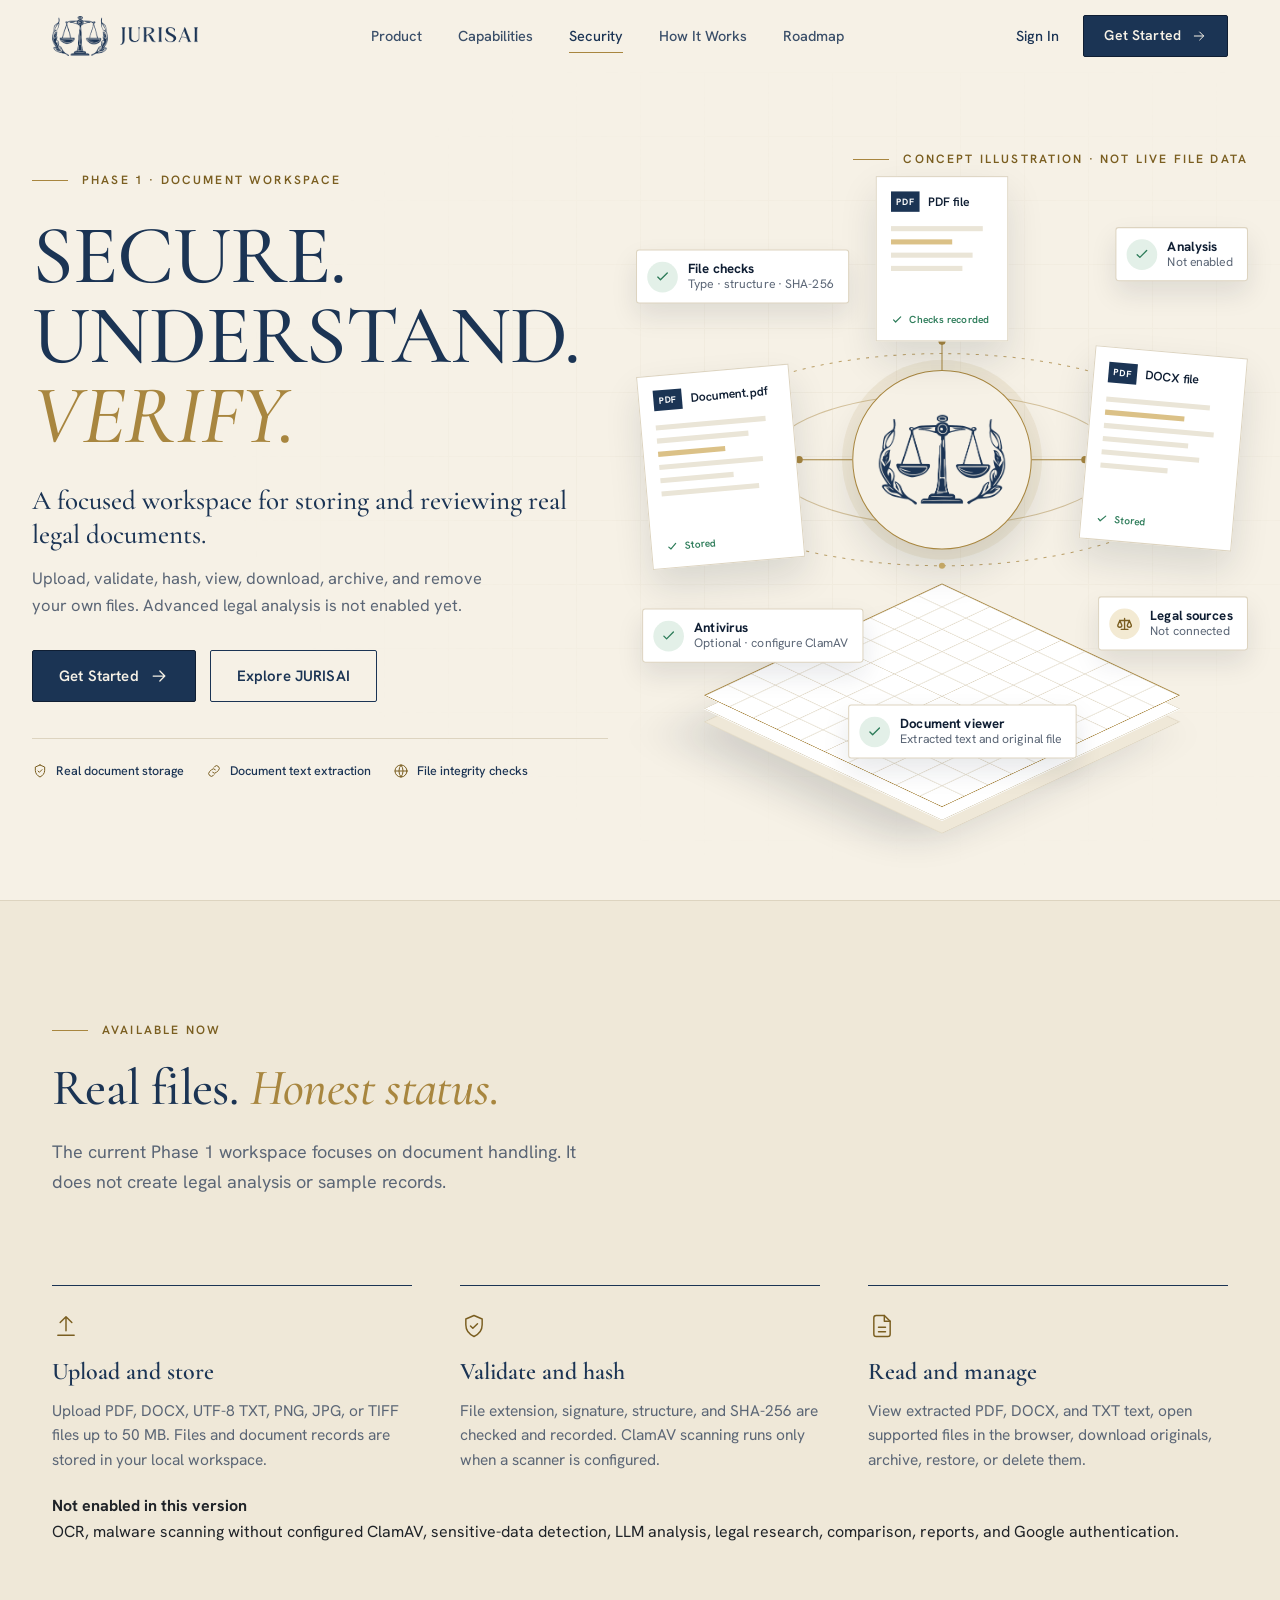
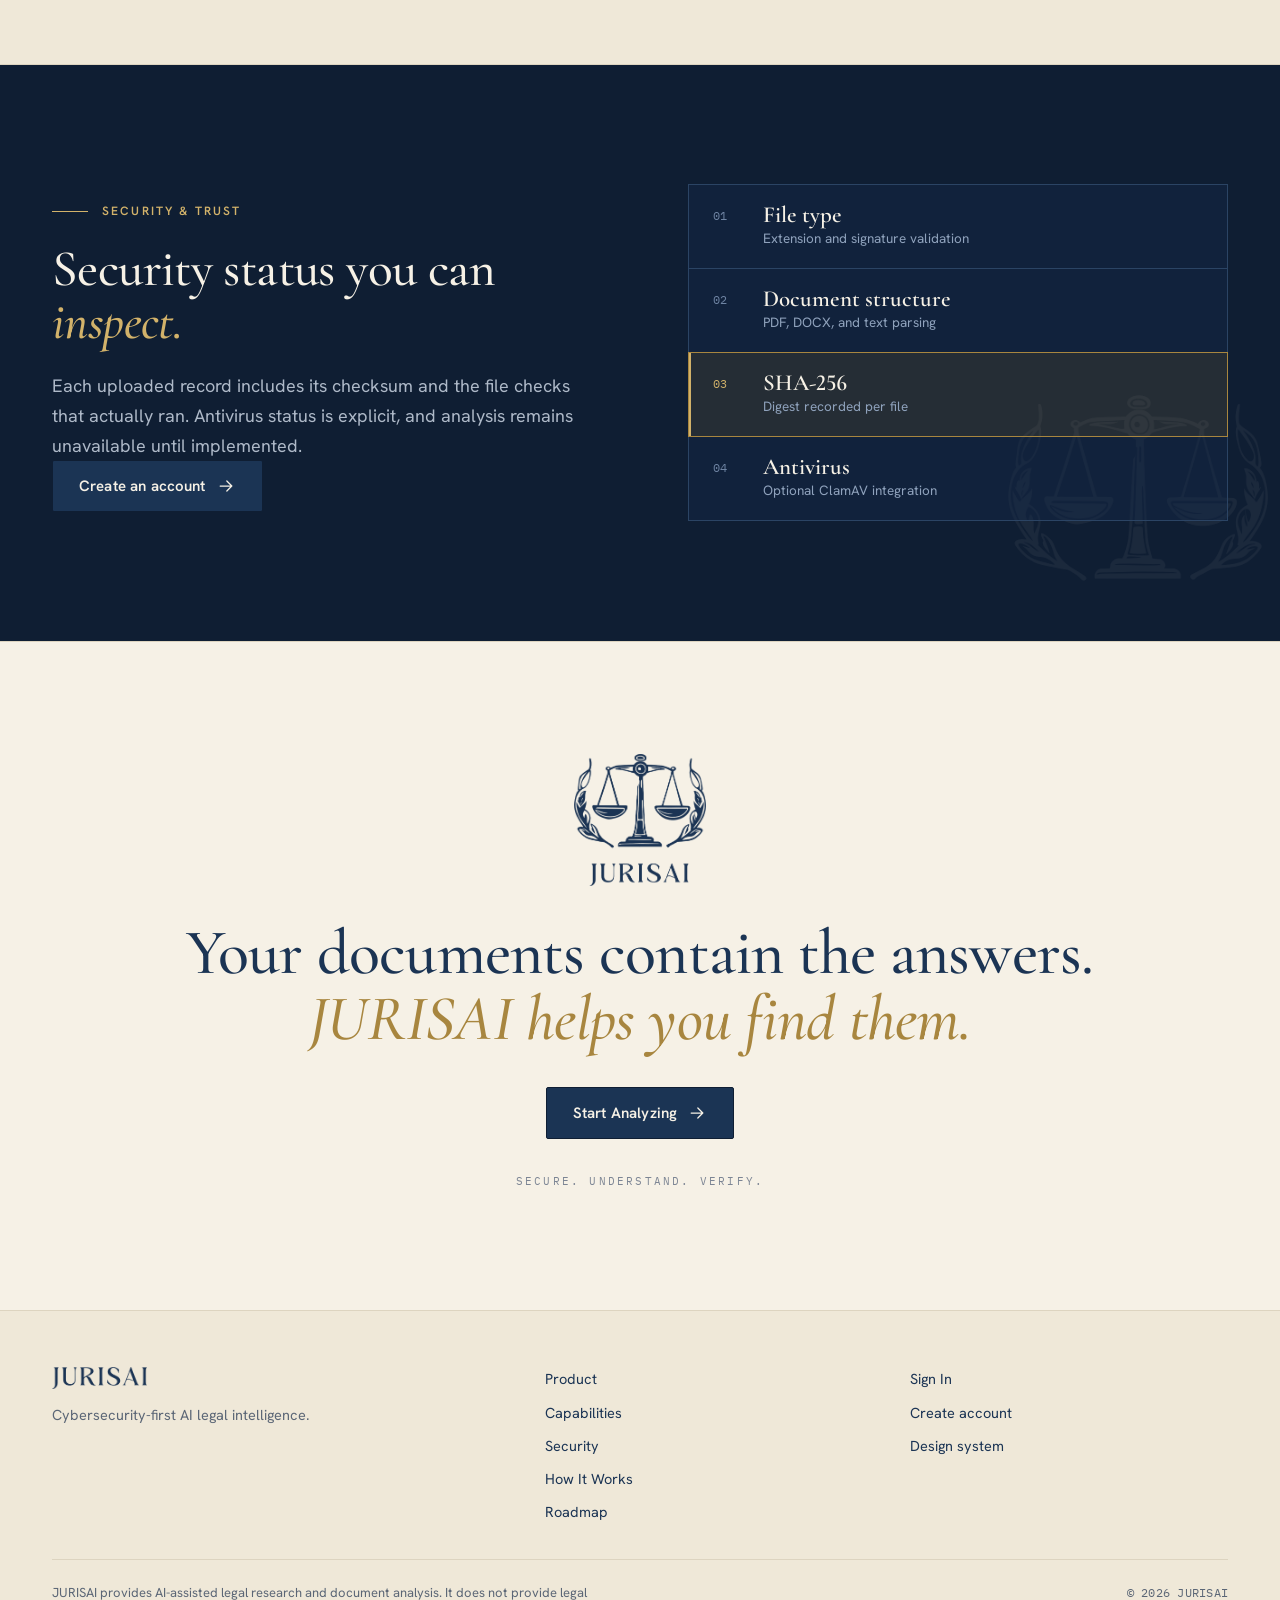
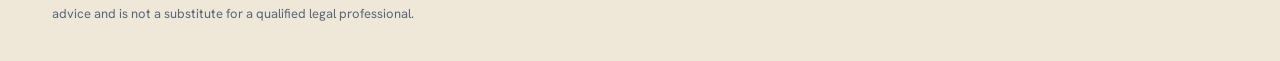
<file: index.html>
<!doctype html>
<html lang="en">
<head>
<meta charset="utf-8">
<meta name="viewport" content="width=device-width, initial-scale=1">
<title>JURISAI — Phase 1 Document Workspace</title>
<meta name="description" content="A local document workspace for uploading, validating, viewing, downloading, archiving, and removing your own legal files. Advanced analysis is not enabled.">
<link rel="icon" href="assets/logo-mark.png">
<link rel="stylesheet" href="assets/jurisai.css">
<link rel="stylesheet" href="assets/landing.css">
</head>
<body>

<!-- ============================ NAV ============================ -->
<header class="nav">
  <div class="wrap">
    <a class="brand" href="index.html" aria-label="JURISAI home">
      <img class="mark" src="assets/logo-mark.png" alt="">
      <img class="word" src="assets/logo-wordmark.png" alt="JURISAI">
    </a>
    <nav class="nav-links" aria-label="Primary">
      <a href="#current">Product</a>
      <a href="#current">Capabilities</a>
      <a href="#trust">Security</a>
      <a href="#current">How It Works</a>
      <a href="#current">Roadmap</a>
    </nav>
    <div class="nav-cta">
      <a class="signin" href="signin.html">Sign In</a>
      <a class="btn btn-primary btn-sm" href="signup.html">Get Started <i data-i="arrow-right" class="arr" data-size="sm"></i></a>
      <button class="nav-toggle" aria-label="Menu" aria-expanded="false"><i data-i="menu"></i></button>
    </div>
  </div>
  <nav class="mobile-menu" aria-label="Mobile">
    <a href="#current">Product</a><a href="#current">Capabilities</a><a href="#trust">Security</a><a href="#current">How It Works</a><a href="#current">Roadmap</a><a href="signin.html">Sign In</a>
  </nav>
</header>

<main>

<!-- ============================ 1 · HERO ============================ -->
<section class="hero">
  <div class="wrap hero-grid">
    <div class="hero-copy">
      <span class="eyebrow">Phase 1 · Document workspace</span>
      <h1 class="display hero-title">
        <span>SECURE.</span>
        <span>UNDERSTAND.</span>
        <span><em>VERIFY.</em></span>
      </h1>
      <p class="hero-sub">A focused workspace for storing and reviewing real legal documents.</p>
      <p class="hero-body">Upload, validate, hash, view, download, archive, and remove your own files. Advanced legal analysis is not enabled yet.</p>
      <div class="hero-cta">
        <a class="btn btn-primary" href="signup.html">Get Started <i data-i="arrow-right" class="arr"></i></a>
        <a class="btn btn-secondary" href="#current">Explore JURISAI</a>
      </div>
      <ul class="trust-row" aria-label="Principles">
        <li><i data-i="shield-check"></i><span>Real document storage</span></li>
        <li><i data-i="link"></i><span>Document text extraction</span></li>
        <li><i data-i="globe"></i><span>File integrity checks</span></li>
      </ul>
    </div>

<!-- Hero visual: document intelligence (floating documents, scales seal, status cards) -->
    <div class="hero-vis" id="heroVis"><span class="eyebrow" style="position:absolute;top:0;right:0;z-index:5">Concept illustration · not live file data</span>
      <div class="vis" aria-label="JURISAI product visualization: documents orbiting a central scales emblem above a secure platform">
        <div class="plat p1"></div>
        <div class="plat p2"></div>
        <div class="plat p3"></div>
        <svg class="orbit" viewBox="0 0 600 600" fill="none" aria-hidden="true">
          <ellipse cx="300" cy="284" rx="262" ry="104" stroke="#A8863F" stroke-width="1" stroke-dasharray="3 6" opacity=".75"/>
          <ellipse cx="300" cy="284" rx="170" ry="64" stroke="#A8863F" stroke-width="1" opacity=".45"/>
          <path d="M300 196V168" stroke="#A8863F" stroke-width="1"/>
          <path d="M212 284H160" stroke="#A8863F" stroke-width="1"/>
          <path d="M388 284H440" stroke="#A8863F" stroke-width="1"/>
          <circle cx="300" cy="168" r="3.5" fill="#A8863F"/>
          <circle cx="160" cy="284" r="3.5" fill="#A8863F"/>
          <circle cx="440" cy="284" r="3.5" fill="#A8863F"/>
          <circle cx="76" cy="226" r="3" fill="#D2B26A"/>
          <circle cx="538" cy="318" r="3" fill="#D2B26A"/>
          <circle cx="300" cy="388" r="3" fill="#D2B26A"/>
        </svg>
        <div class="seal"><img src="assets/logo-mark.png" alt="JURISAI scales emblem"></div>

        <div class="doc" style="--r:0deg;left:235px;top:6px;width:130px;height:162px;animation-delay:-1s">
          <div class="doc-t"><span class="doc-b">PDF</span><span class="doc-n">PDF file</span></div>
          <div class="sk" style="width:90%"></div><div class="sk g" style="width:60%"></div><div class="sk" style="width:80%"></div><div class="sk" style="width:70%"></div>
          <div class="doc-f"><svg class="i" viewBox="0 0 24 24" aria-hidden="true"><path d="M5 12l4 4 10-10"/></svg>Checks recorded</div>
        </div>
        <div class="doc" style="--r:-5deg;left:8px;top:196px;animation-delay:-3s">
          <div class="doc-t"><span class="doc-b">PDF</span><span class="doc-n">Document.pdf</span></div>
          <div class="sk" style="width:90%"></div><div class="sk" style="width:75%"></div><div class="sk g" style="width:55%"></div><div class="sk" style="width:85%"></div><div class="sk" style="width:60%"></div><div class="sk" style="width:80%"></div>
          <div class="doc-f"><svg class="i" viewBox="0 0 24 24" aria-hidden="true"><path d="M5 12l4 4 10-10"/></svg>Stored</div>
        </div>
        <div class="doc" style="--r:5deg;left:442px;top:178px;animation-delay:-5s">
          <div class="doc-t"><span class="doc-b">PDF</span><span class="doc-n">DOCX file</span></div>
          <div class="sk" style="width:85%"></div><div class="sk g" style="width:65%"></div><div class="sk" style="width:90%"></div><div class="sk" style="width:70%"></div><div class="sk" style="width:80%"></div><div class="sk" style="width:55%"></div>
          <div class="doc-f"><svg class="i" viewBox="0 0 24 24" aria-hidden="true"><path d="M5 12l4 4 10-10"/></svg>Stored</div>
        </div>

        <div class="stat" style="left:0;top:78px;animation-delay:-2s"><span class="sic"><svg class="i" viewBox="0 0 24 24" aria-hidden="true"><path d="M5 12l4 4 10-10"/></svg></span><div><b>File checks</b><small>Type · structure · SHA-256</small></div></div>
        <div class="stat" style="right:0;top:56px;animation-delay:-4s"><span class="sic"><svg class="i" viewBox="0 0 24 24" aria-hidden="true"><path d="M5 12l4 4 10-10"/></svg></span><div><b>Analysis</b><small>Not enabled</small></div></div>
        <div class="stat" style="left:6px;top:430px;animation-delay:-1.5s"><span class="sic"><svg class="i" viewBox="0 0 24 24" aria-hidden="true"><path d="M5 12l4 4 10-10"/></svg></span><div><b>Antivirus</b><small>Optional · configure ClamAV</small></div></div>
        <div class="stat" style="right:0;top:418px;animation-delay:-3.5s"><span class="sic gd"><svg class="i" viewBox="0 0 24 24" aria-hidden="true"><path d="M12 4v16M7 20h10M5 7h14"/><path d="M5 7l-3 7a3 3 0 006 0L5 7zM19 7l-3 7a3 3 0 006 0l-3-7z"/></svg></span><div><b>Legal sources</b><small>Not connected</small></div></div>
        <div class="stat" style="left:208px;top:524px;animation-delay:-2.5s"><span class="sic"><svg class="i" viewBox="0 0 24 24" aria-hidden="true"><path d="M5 12l4 4 10-10"/></svg></span><div><b>Document viewer</b><small>Extracted text and original file</small></div></div>
      </div>
    </div>
  </div>
</section>

<section class="section section-sunken" id="current">
  <div class="wrap">
    <div class="section-head reveal"><span class="eyebrow">Available now</span><h2 class="h2">Real files. <em>Honest status.</em></h2><p class="lede">The current Phase 1 workspace focuses on document handling. It does not create legal analysis or sample records.</p></div>
    <div class="principles">
      <article class="principle reveal"><i data-i="upload" data-size="lg"></i><h3 class="h3">Upload and store</h3><p>Upload PDF, DOCX, UTF-8 TXT, PNG, JPG, or TIFF files up to 50 MB. Files and document records are stored in your local workspace.</p></article>
      <article class="principle reveal"><i data-i="shield-check" data-size="lg"></i><h3 class="h3">Validate and hash</h3><p>File extension, signature, structure, and SHA-256 are checked and recorded. ClamAV scanning runs only when a scanner is configured.</p></article>
      <article class="principle reveal"><i data-i="file" data-size="lg"></i><h3 class="h3">Read and manage</h3><p>View extracted PDF, DOCX, and TXT text, open supported files in the browser, download originals, archive, restore, or delete them.</p></article>
    </div>
    <div class="banner"><i data-i="info"></i><div><b>Not enabled in this version</b><p>OCR, malware scanning without configured ClamAV, sensitive-data detection, LLM analysis, legal research, comparison, reports, and Google authentication.</p></div></div>
  </div>
</section>
<section class="section section-dark trust" id="trust"><div class="wrap trust-grid"><div><span class="eyebrow">Security &amp; trust</span><h2 class="h2" style="margin-top:22px">Security status you can <em>inspect.</em></h2><p class="lede" style="margin-top:22px">Each uploaded record includes its checksum and the file checks that actually ran. Antivirus status is explicit, and analysis remains unavailable until implemented.</p><a class="btn btn-primary" href="signup.html">Create an account <i data-i="arrow-right" class="arr"></i></a></div><div class="stack"><div class="layer"><span class="mono">01</span><b>File type</b><em>Extension and signature validation</em></div><div class="layer"><span class="mono">02</span><b>Document structure</b><em>PDF, DOCX, and text parsing</em></div><div class="layer hl"><span class="mono">03</span><b>SHA-256</b><em>Digest recorded per file</em></div><div class="layer"><span class="mono">04</span><b>Antivirus</b><em>Optional ClamAV integration</em></div><img class="stack-mark" src="assets/logo-mark-light.png" alt=""></div></div></section><!-- ============================ 10 · FINAL CTA ============================ -->
<section class="final">
  <div class="wrap final-in reveal">
    <img src="assets/logo-full.png" alt="JURISAI" class="final-logo">
    <h2 class="h2">Your documents contain the answers.<br><em>JURISAI helps you find them.</em></h2>
    <a class="btn btn-primary" href="signup.html">Start Analyzing <i data-i="arrow-right" class="arr"></i></a>
    <p class="mono">Secure. Understand. Verify.</p>
  </div>
</section>

</main>

<footer class="footer">
  <div class="wrap foot-grid">
    <div class="foot-brand">
      <img src="assets/logo-wordmark.png" alt="JURISAI">
      <p>Cybersecurity-first AI legal intelligence.</p>
    </div>
    <nav aria-label="Footer"><a href="#current">Product</a><a href="#current">Capabilities</a><a href="#trust">Security</a><a href="#current">How It Works</a><a href="#current">Roadmap</a></nav>
    <nav aria-label="Account"><a href="signin.html">Sign In</a><a href="signup.html">Create account</a><a href="design-system.html">Design system</a></nav>
  </div>
  <div class="wrap foot-legal">
    <p>JURISAI provides AI-assisted legal research and document analysis. It does not provide legal advice and is not a substitute for a qualified legal professional.</p>
    <p class="mono">© 2026 JURISAI</p>
  </div>
</footer>

<script src="assets/site.js"></script>
<script src="assets/landing.js"></script>
</body>
</html>
</file>
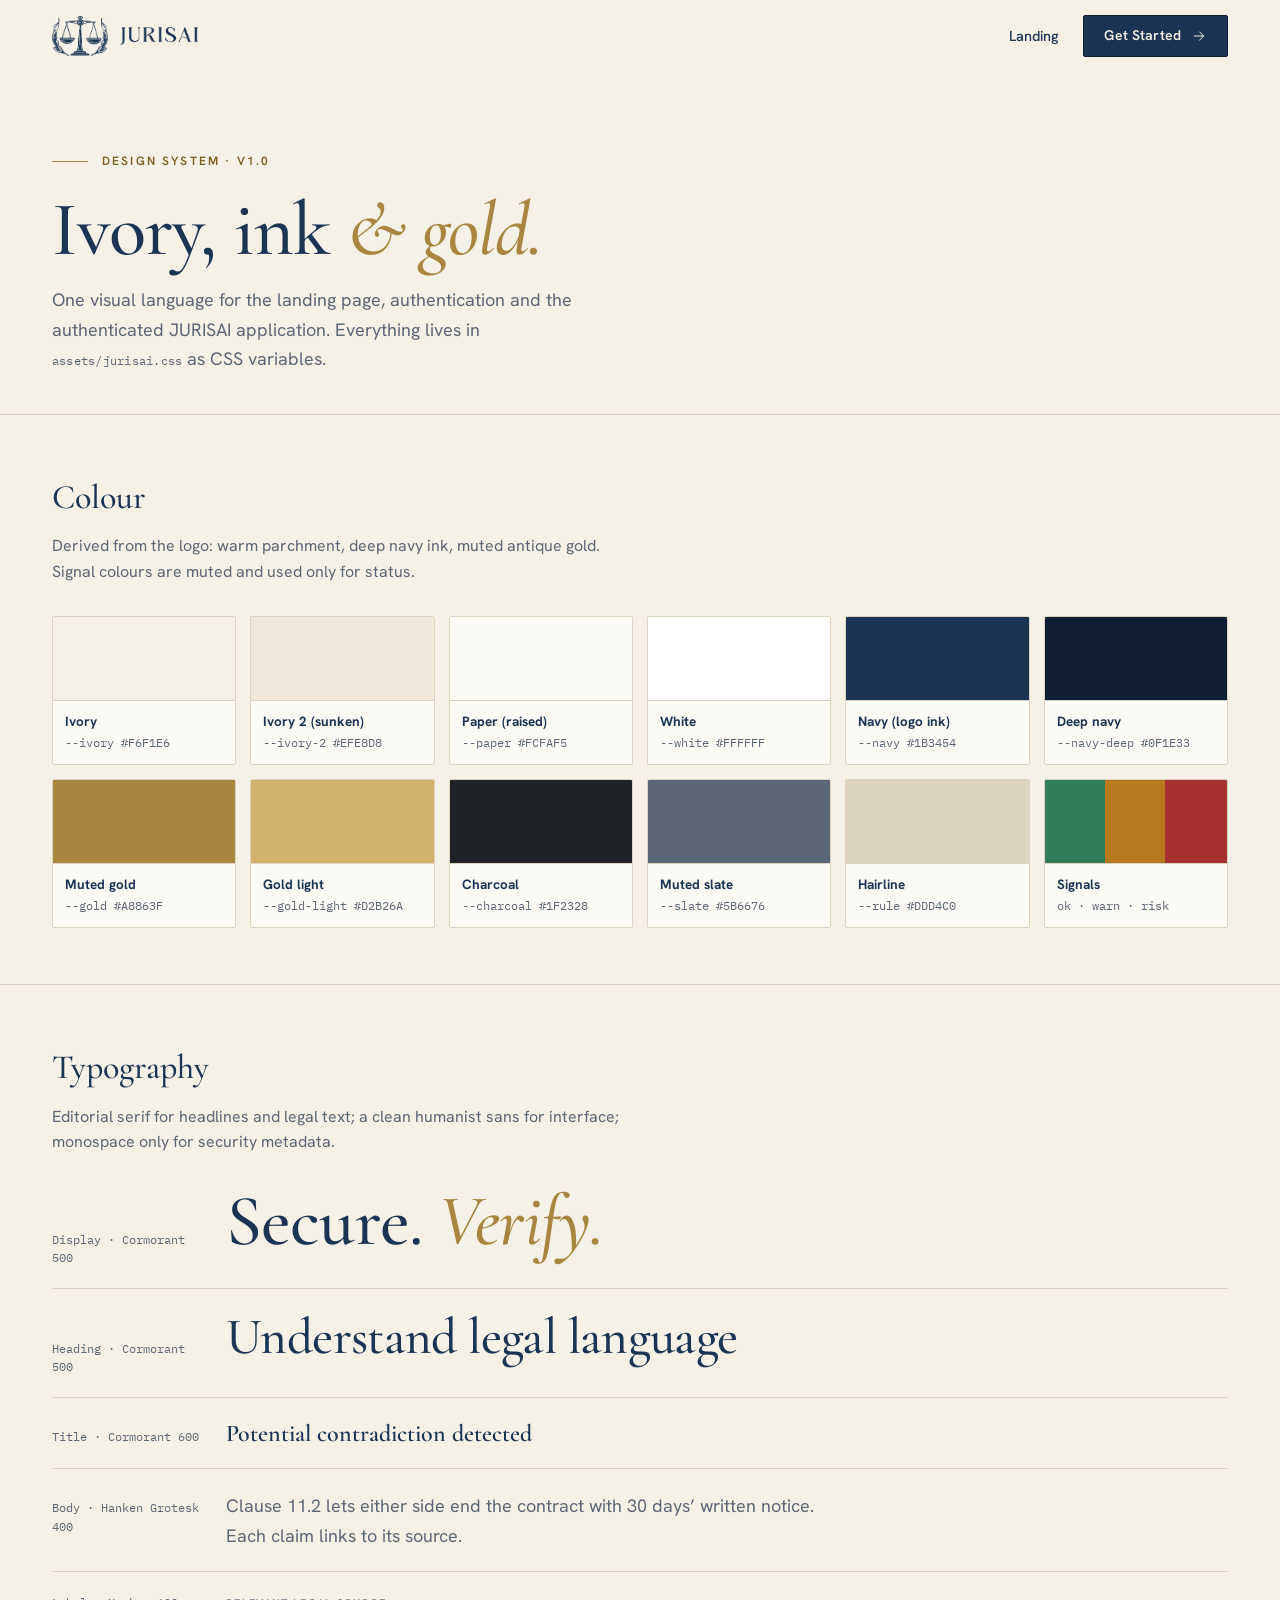
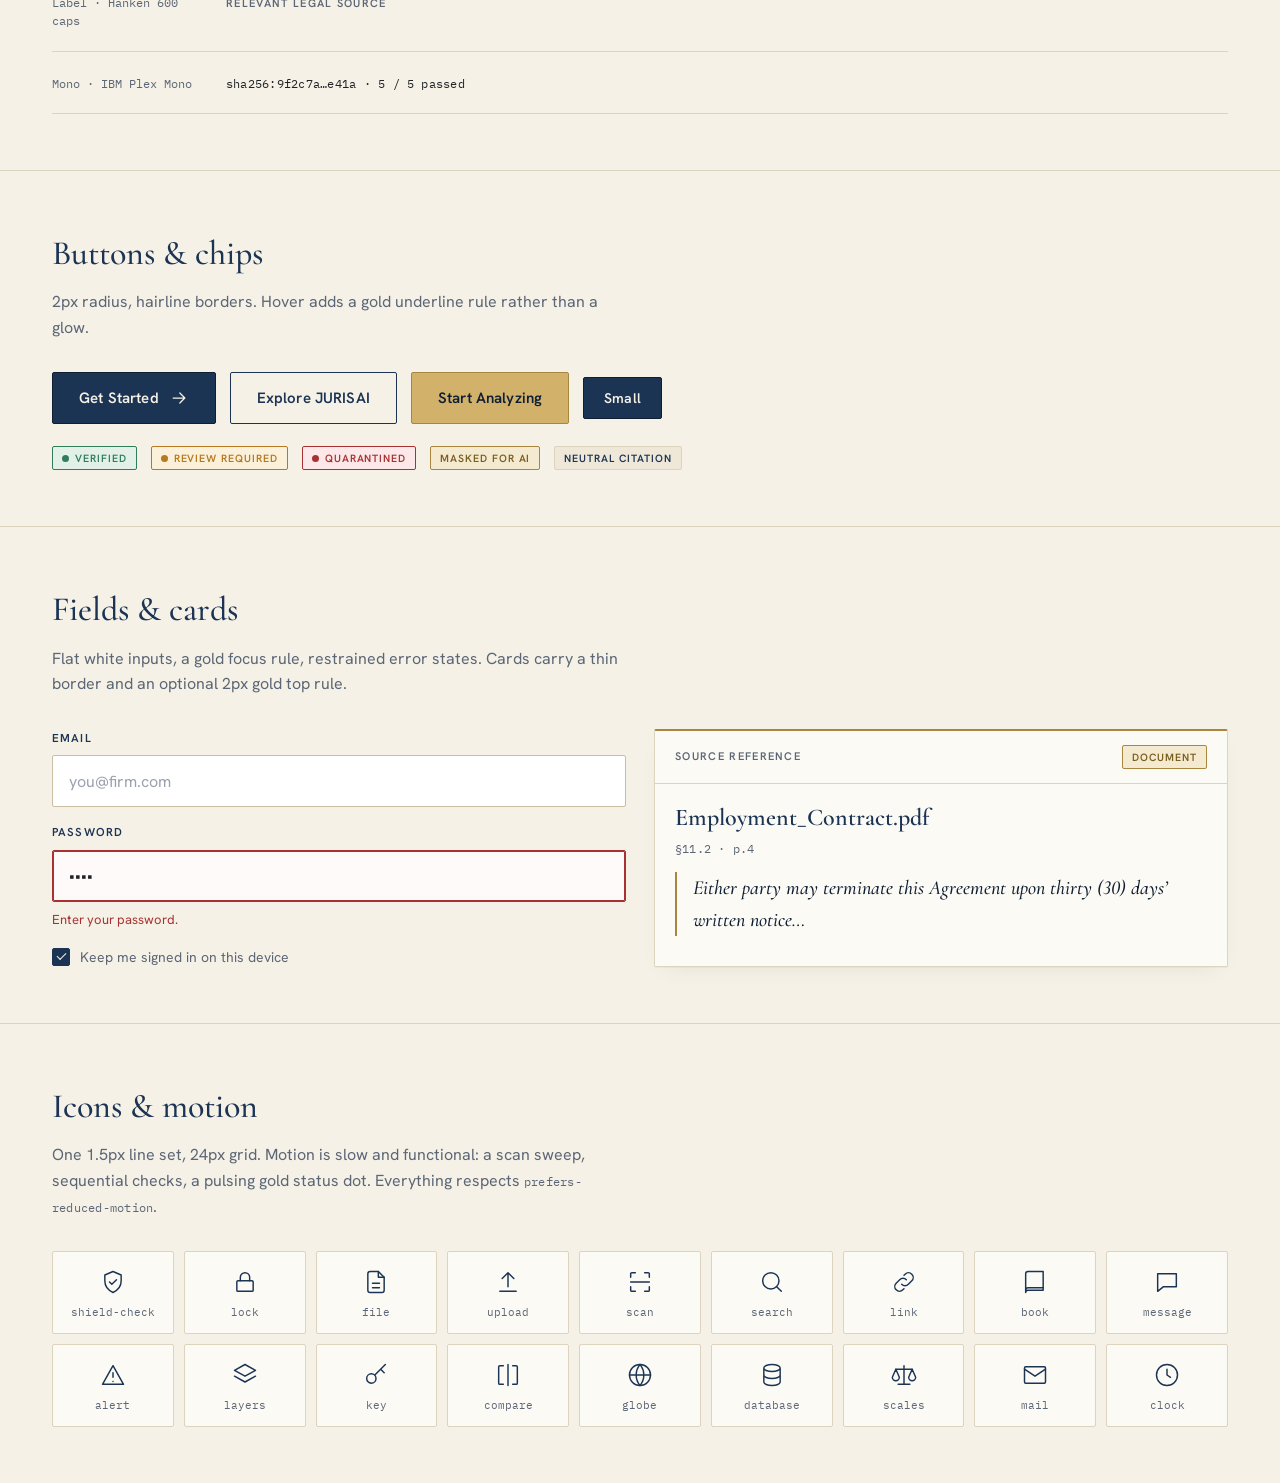
<file: design-system.html>
<!doctype html>
<html lang="en">
<head>
<meta charset="utf-8">
<meta name="viewport" content="width=device-width, initial-scale=1">
<title>Design system — JURISAI</title>
<link rel="icon" href="assets/logo-mark.png">
<link rel="stylesheet" href="assets/jurisai.css">
<style>
  .ds-hero { padding: 72px 0 40px; }
  .ds-hero h1 { font-size: clamp(44px,6vw,80px); margin: 22px 0 18px; }
  .ds-sec { padding: 56px 0; border-top: 1px solid var(--rule); }
  .ds-sec > .wrap > h2 { font-family: var(--serif); font-size: 34px; font-weight: 500; color: var(--navy); margin-bottom: 8px; }
  .ds-sec > .wrap > p.d { color: var(--slate); max-width: 64ch; margin-bottom: 32px; }
  .swatches { display: grid; grid-template-columns: repeat(auto-fill, minmax(168px,1fr)); gap: 14px; }
  .sw { border: 1px solid var(--rule); background: var(--paper); border-radius: var(--r); overflow: hidden; }
  .sw i { display:block; height: 84px; border-bottom: 1px solid var(--rule); }
  .sw div { padding: 10px 12px 12px; display:grid; gap: 1px; } .sw b { font-size: 13.5px; color: var(--navy); } .sw span { font-family: var(--mono); font-size: 11.5px; color: var(--slate); }
  .row { display:flex; flex-wrap:wrap; gap: 14px; align-items:center; }
  .grid2 { display:grid; grid-template-columns: 1fr 1fr; gap: 28px; }
  .spec { display:grid; gap: 22px; }
  .spec > div { display:grid; grid-template-columns: 150px 1fr; gap: 24px; align-items: baseline; padding-bottom: 20px; border-bottom: 1px solid var(--rule); }
  .spec .k { font-family: var(--mono); font-size: 11.5px; color: var(--slate); }
  .icons { display:grid; grid-template-columns: repeat(auto-fill,minmax(110px,1fr)); gap: 10px; }
  .icons div { border:1px solid var(--rule); background: var(--paper); padding: 16px 8px 12px; display:grid; justify-items:center; gap: 8px; border-radius: var(--r); color: var(--navy); }
  .icons span { font-family: var(--mono); font-size: 10.5px; color: var(--slate); }
  @media (max-width: 800px) { .grid2 { grid-template-columns: 1fr; } .spec > div { grid-template-columns: 1fr; gap: 6px; } }
</style>
</head>
<body>
<header class="nav"><div class="wrap">
  <a class="brand" href="index.html"><img class="mark" src="assets/logo-mark.png" alt=""><img class="word" src="assets/logo-wordmark.png" alt="JURISAI"></a>
  <div class="nav-cta"><a class="signin" href="index.html">Landing</a><a class="btn btn-primary btn-sm" href="signup.html">Get Started <i data-i="arrow-right" class="arr" data-size="sm"></i></a></div>
</div></header>

<main>
<section class="ds-hero"><div class="wrap">
  <span class="eyebrow">Design system · v1.0</span>
  <h1 class="display">Ivory, ink <em>&amp; gold.</em></h1>
  <p class="lede">One visual language for the landing page, authentication and the authenticated JURISAI application. Everything lives in <span class="mono">assets/jurisai.css</span> as CSS variables.</p>
</div></section>

<section class="ds-sec"><div class="wrap">
  <h2>Colour</h2><p class="d">Derived from the logo: warm parchment, deep navy ink, muted antique gold. Signal colours are muted and used only for status.</p>
  <div class="swatches">
    <div class="sw"><i style="background:#F6F1E6"></i><div><b>Ivory</b><span>--ivory #F6F1E6</span></div></div>
    <div class="sw"><i style="background:#EFE8D8"></i><div><b>Ivory 2 (sunken)</b><span>--ivory-2 #EFE8D8</span></div></div>
    <div class="sw"><i style="background:#FCFAF5"></i><div><b>Paper (raised)</b><span>--paper #FCFAF5</span></div></div>
    <div class="sw"><i style="background:#FFFFFF"></i><div><b>White</b><span>--white #FFFFFF</span></div></div>
    <div class="sw"><i style="background:#1B3454"></i><div><b>Navy (logo ink)</b><span>--navy #1B3454</span></div></div>
    <div class="sw"><i style="background:#0F1E33"></i><div><b>Deep navy</b><span>--navy-deep #0F1E33</span></div></div>
    <div class="sw"><i style="background:#A8863F"></i><div><b>Muted gold</b><span>--gold #A8863F</span></div></div>
    <div class="sw"><i style="background:#D2B26A"></i><div><b>Gold light</b><span>--gold-light #D2B26A</span></div></div>
    <div class="sw"><i style="background:#1F2328"></i><div><b>Charcoal</b><span>--charcoal #1F2328</span></div></div>
    <div class="sw"><i style="background:#5B6676"></i><div><b>Muted slate</b><span>--slate #5B6676</span></div></div>
    <div class="sw"><i style="background:#DDD4C0"></i><div><b>Hairline</b><span>--rule #DDD4C0</span></div></div>
    <div class="sw"><i style="background:linear-gradient(90deg,#2F7D5B 33%,#B7791F 33% 66%,#A83232 66%)"></i><div><b>Signals</b><span>ok · warn · risk</span></div></div>
  </div>
</div></section>

<section class="ds-sec"><div class="wrap">
  <h2>Typography</h2><p class="d">Editorial serif for headlines and legal text; a clean humanist sans for interface; monospace only for security metadata.</p>
  <div class="spec">
    <div><span class="k">Display · Cormorant 500</span><span class="display" style="font-size:72px">Secure. <em>Verify.</em></span></div>
    <div><span class="k">Heading · Cormorant 500</span><span class="h2">Understand legal language</span></div>
    <div><span class="k">Title · Cormorant 600</span><span class="h3">Potential contradiction detected</span></div>
    <div><span class="k">Body · Hanken Grotesk 400</span><span class="lede" style="max-width:60ch">Clause 11.2 lets either side end the contract with 30 days’ written notice. Each claim links to its source.</span></div>
    <div><span class="k">Label · Hanken 600 caps</span><span class="label">Relevant legal source</span></div>
    <div><span class="k">Mono · IBM Plex Mono</span><span class="mono">sha256:9f2c7a…e41a · 5 / 5 passed</span></div>
  </div>
</div></section>

<section class="ds-sec"><div class="wrap">
  <h2>Buttons &amp; chips</h2><p class="d">2px radius, hairline borders. Hover adds a gold underline rule rather than a glow.</p>
  <div class="row" style="margin-bottom:22px">
    <button class="btn btn-primary">Get Started <i data-i="arrow-right" class="arr"></i></button>
    <button class="btn btn-secondary">Explore JURISAI</button>
    <button class="btn btn-gold">Start Analyzing</button>
    <button class="btn btn-primary btn-sm">Small</button>
  </div>
  <div class="row">
    <span class="chip chip-ok"><span class="dot dot-ok"></span>Verified</span>
    <span class="chip chip-warn"><span class="dot dot-warn"></span>Review required</span>
    <span class="chip chip-risk"><span class="dot dot-risk"></span>Quarantined</span>
    <span class="chip chip-gold">Masked for AI</span>
    <span class="chip">Neutral citation</span>
  </div>
</div></section>

<section class="ds-sec"><div class="wrap">
  <h2>Fields &amp; cards</h2><p class="d">Flat white inputs, a gold focus rule, restrained error states. Cards carry a thin border and an optional 2px gold top rule.</p>
  <div class="grid2">
    <div style="display:grid;gap:16px">
      <div class="field"><label for="d1">Email</label><input class="input" id="d1" placeholder="you@firm.com"></div>
      <div class="field is-error"><label for="d2">Password</label><input class="input" id="d2" value="••••" type="password"><span class="field-msg">Enter your password.</span></div>
      <label class="check"><input type="checkbox" checked>Keep me signed in on this device</label>
    </div>
    <div class="card card-top"><div class="card-head"><span class="label">Source reference</span><span class="chip chip-gold">Document</span></div><div class="card-body"><h4 class="h3">Employment_Contract.pdf</h4><p class="mono" style="color:var(--slate);margin:6px 0 14px">§11.2 · p.4</p><blockquote style="margin:0;padding-left:16px;border-left:2px solid var(--gold);font-family:var(--serif);font-style:italic;font-size:20px;color:var(--navy-deep)">Either party may terminate this Agreement upon thirty (30) days’ written notice…</blockquote></div></div>
  </div>
</div></section>

<section class="ds-sec"><div class="wrap">
  <h2>Icons &amp; motion</h2><p class="d">One 1.5px line set, 24px grid. Motion is slow and functional: a scan sweep, sequential checks, a pulsing gold status dot. Everything respects <span class="mono">prefers-reduced-motion</span>.</p>
  <div class="icons" id="icons"></div>
</div></section>
</main>

<script src="assets/site.js"></script>
<script>
  ['shield-check','lock','file','upload','scan','search','link','book','message','alert','layers','key','compare','globe','database','scales','mail','clock'].forEach(function (n) {
    document.getElementById('icons').insertAdjacentHTML('beforeend', '<div><svg class="ico ico-lg"><use href="#i-' + n + '"/></svg><span>' + n + '</span></div>');
  });
</script>
</body>
</html>
</file>
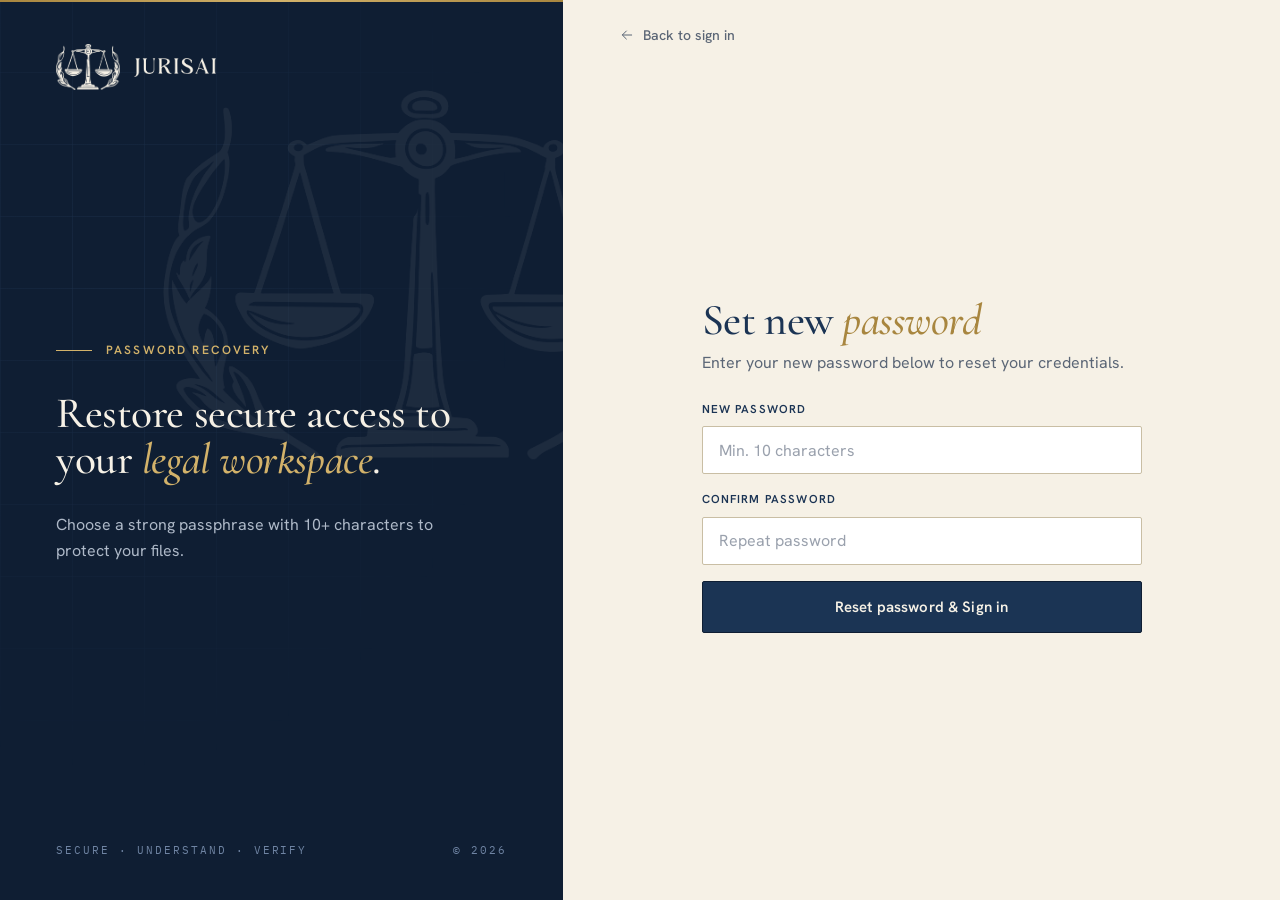
<file: reset-password.html>
<!doctype html>
<html lang="en">
<head>
<meta charset="utf-8">
<meta name="viewport" content="width=device-width, initial-scale=1">
<title>Reset Password — JURISAI</title>
<link rel="icon" href="assets/logo-mark.png">
<link rel="stylesheet" href="assets/jurisai.css">
<link rel="stylesheet" href="assets/auth.css">
</head>
<body class="auth-body">
<div class="auth">

  <aside class="auth-side">
    <img class="side-mark" src="assets/logo-mark-light.png" alt="">
    <a class="side-brand" href="index.html" aria-label="JURISAI home">
      <img class="m" src="assets/logo-mark-light.png" alt=""><img class="w" src="assets/logo-wordmark-light.png" alt="JURISAI">
    </a>
    <div class="side-body">
      <span class="eyebrow">Password Recovery</span>
      <h2 class="side-title">Restore secure access to your <em>legal workspace</em>.</h2>
      <p class="side-copy">Choose a strong passphrase with 10+ characters to protect your files.</p>
    </div>
    <div class="side-foot" style="margin-top:28px"><span>Secure · Understand · Verify</span><span>© 2026</span></div>
  </aside>

  <main class="auth-main">
    <div class="auth-top">
      <a class="back" href="signin.html"><i data-i="arrow-right" data-size="sm"></i>Back to sign in</a>
    </div>

    <div class="auth-stage">
      <section class="panel on" id="reset-panel">
        <div class="panel-head">
          <h1>Set new <em>password</em></h1>
          <p>Enter your new password below to reset your credentials.</p>
        </div>
        <form class="form" id="reset-form" novalidate>
          <div class="alert" id="reset-alert" role="alert"><i data-i="alert"></i><span id="reset-alert-text">Could not reset password. Link may be invalid or expired.</span></div>
          <div class="field" data-f="password">
            <label for="new-pw">New Password</label>
            <div class="input-wrap">
              <input class="input" id="new-pw" type="password" placeholder="Min. 10 characters" required>
            </div>
            <span class="field-msg">Use at least 10 characters.</span>
          </div>
          <div class="field" data-f="confirm">
            <label for="conf-pw">Confirm Password</label>
            <div class="input-wrap">
              <input class="input" id="conf-pw" type="password" placeholder="Repeat password" required>
            </div>
            <span class="field-msg">Passwords don’t match.</span>
          </div>
          <button class="btn btn-primary btn-block" type="submit" id="reset-btn">
            <span>Reset password &amp; Sign in</span>
          </button>
        </form>
      </section>

      <section class="panel" id="success-panel">
        <div class="panel-head">
          <h1>Password <em>updated</em></h1>
          <p>Your password has been securely updated. You can now sign in.</p>
        </div>
        <a class="btn btn-primary btn-block" href="signin.html">Continue to Sign In</a>
      </section>
    </div>
  </main>
</div>
<script src="assets/site.js"></script>
<script src="assets/api.js"></script>
<script>
(function() {
  var form = document.getElementById('reset-form');
  var alertEl = document.getElementById('reset-alert');
  var pw = document.getElementById('new-pw');
  var conf = document.getElementById('conf-pw');
  var btn = document.getElementById('reset-btn');
  var urlParams = new URLSearchParams(window.location.search);
  var token = urlParams.get('token') || 'demo_token';

  form.addEventListener('submit', function(e) {
    e.preventDefault();
    alertEl.classList.remove('on');
    if (pw.value.length < 10) {
      alertEl.classList.add('on');
      document.getElementById('reset-alert-text').textContent = 'Password must be at least 10 characters.';
      return;
    }
    if (pw.value !== conf.value) {
      alertEl.classList.add('on');
      document.getElementById('reset-alert-text').textContent = 'Passwords do not match.';
      return;
    }

    btn.disabled = true;
    JurisAPI.auth.resetPassword(token, pw.value)
      .then(function() {
        document.getElementById('reset-panel').classList.remove('on');
        document.getElementById('success-panel').classList.add('on');
      })
      .catch(function(err) {
        btn.disabled = false;
        alertEl.classList.add('on');
        document.getElementById('reset-alert-text').textContent = err.message || 'Reset link is invalid or expired.';
      });
  });
})();
</script>
</body>
</html>
</file>
<file: assets/jurisai.css>
/* ==========================================================================
   JURISAI DESIGN SYSTEM  ·  v1.0
   Shared by landing, sign-in, sign-up — and intended to carry into the app.
   Secure. Understand. Verify.
   ========================================================================== */

/* Fonts are bundled locally (latin subset) so the site works offline */
@font-face{font-family:'Cormorant Garamond';font-style:normal;font-weight:400;font-display:swap;src:url('fonts/cormorant-garamond-latin-400-normal.woff2') format('woff2');}
@font-face{font-family:'Cormorant Garamond';font-style:normal;font-weight:500;font-display:swap;src:url('fonts/cormorant-garamond-latin-500-normal.woff2') format('woff2');}
@font-face{font-family:'Cormorant Garamond';font-style:normal;font-weight:600;font-display:swap;src:url('fonts/cormorant-garamond-latin-600-normal.woff2') format('woff2');}
@font-face{font-family:'Cormorant Garamond';font-style:italic;font-weight:500;font-display:swap;src:url('fonts/cormorant-garamond-latin-500-italic.woff2') format('woff2');}
@font-face{font-family:'Cormorant Garamond';font-style:italic;font-weight:600;font-display:swap;src:url('fonts/cormorant-garamond-latin-600-italic.woff2') format('woff2');}
@font-face{font-family:'Hanken Grotesk';font-style:normal;font-weight:400;font-display:swap;src:url('fonts/hanken-grotesk-latin-400-normal.woff2') format('woff2');}
@font-face{font-family:'Hanken Grotesk';font-style:normal;font-weight:500;font-display:swap;src:url('fonts/hanken-grotesk-latin-500-normal.woff2') format('woff2');}
@font-face{font-family:'Hanken Grotesk';font-style:normal;font-weight:600;font-display:swap;src:url('fonts/hanken-grotesk-latin-600-normal.woff2') format('woff2');}
@font-face{font-family:'Hanken Grotesk';font-style:normal;font-weight:700;font-display:swap;src:url('fonts/hanken-grotesk-latin-700-normal.woff2') format('woff2');}
@font-face{font-family:'IBM Plex Mono';font-style:normal;font-weight:400;font-display:swap;src:url('fonts/ibm-plex-mono-latin-400-normal.woff2') format('woff2');}
@font-face{font-family:'IBM Plex Mono';font-style:normal;font-weight:500;font-display:swap;src:url('fonts/ibm-plex-mono-latin-500-normal.woff2') format('woff2');}

:root {
  /* ---- Colour: paper ---- */
  --ivory:        #F6F1E6;   /* page */
  --ivory-2:      #EFE8D8;   /* sunken wells, alt sections */
  --ivory-3:      #E5DFD0;   /* logo field */
  --paper:        #FCFAF5;   /* raised sheets */
  --white:        #FFFFFF;
  --rule:         #DDD4C0;   /* hairlines on ivory */
  --rule-strong:  #C9BEA4;

  /* ---- Colour: ink ---- */
  --navy:         #1B3454;   /* logo ink — primary */
  --navy-deep:    #0F1E33;   /* dark surfaces / strongest text */
  --navy-2:       #16294A;
  --navy-line:    #2B4464;   /* hairlines on navy */
  --charcoal:     #1F2328;
  --slate:        #5B6676;   /* muted copy */
  --slate-2:      #7C8594;

  /* ---- Colour: antique gold ---- */
  --gold:         #A8863F;
  --gold-deep:    #7A5E20;
  --gold-light:   #D2B26A;
  --gold-wash:    #F3EAD0;

  /* ---- Colour: restrained signals ---- */
  --ok:           #2F7D5B;  --ok-wash:   #E3F0E8;
  --warn:         #B7791F;  --warn-wash: #FBF0DA;
  --risk:         #A83232;  --risk-wash: #FCE8E8;

  /* ---- Type ---- */
  --serif: 'Cormorant Garamond', 'EB Garamond', Georgia, 'Times New Roman', serif;
  --sans:  'Hanken Grotesk', system-ui, -apple-system, 'Segoe UI', sans-serif;
  --mono:  'IBM Plex Mono', ui-monospace, 'SF Mono', Menlo, monospace;

  /* ---- Shape / depth ---- */
  --r: 2px;
  --shadow-1: 0 1px 0 rgba(20,32,47,.04), 0 8px 24px -12px rgba(20,32,47,.10);
  --shadow-2: 0 2px 0 rgba(20,32,47,.03), 0 24px 48px -24px rgba(20,32,47,.22);

  /* ---- Motion ---- */
  --ease: cubic-bezier(.22,.61,.36,1);

  --wrap: 1240px;
  --nav-h: 72px;
}

*,*::before,*::after { box-sizing: border-box; }
html { scroll-behavior: smooth; scroll-padding-top: calc(var(--nav-h) + 12px); -webkit-text-size-adjust: 100%; }
body {
  margin: 0; background: var(--ivory); color: var(--charcoal);
  font-family: var(--sans); font-size: 16px; line-height: 1.6;
  -webkit-font-smoothing: antialiased; text-rendering: optimizeLegibility; font-variant-numeric: lining-nums;
}
img, svg { display: block; max-width: 100%; }
a { color: inherit; text-decoration: none; }
button { font: inherit; color: inherit; cursor: pointer; background: none; border: 0; padding: 0; }
h1,h2,h3,h4,p,ul,ol,figure,blockquote { margin: 0; }
ul,ol { padding: 0; list-style: none; }
::selection { background: var(--gold-light); color: var(--navy-deep); }
:focus-visible { outline: 2px solid var(--gold); outline-offset: 3px; }

.wrap { width: 100%; max-width: var(--wrap); margin: 0 auto; padding: 0 32px; }
.sr-only { position:absolute; width:1px; height:1px; overflow:hidden; clip:rect(0 0 0 0); white-space:nowrap; }

/* ---- Icons (sprite injected by site.js) ---- */
.ico { width: 20px; height: 20px; stroke: currentColor; fill: none; stroke-width: 1.5; stroke-linecap: round; stroke-linejoin: round; flex: none; }
.ico-sm { width: 16px; height: 16px; }
.ico-lg { width: 28px; height: 28px; stroke-width: 1.25; }

/* ---- Type scale ---- */
.display {
  font-family: var(--serif); font-weight: 500; color: var(--navy);
  letter-spacing: -.012em; line-height: .96;
}
.h2 { font-family: var(--serif); font-weight: 500; color: var(--navy); font-size: clamp(36px, 4vw, 56px); line-height: 1.04; letter-spacing: -.012em; }
.h2 em, .display em { font-style: italic; color: var(--gold); font-weight: 500; }
.h3 { font-family: var(--serif); font-weight: 600; color: var(--navy); font-size: 24px; line-height: 1.2; }
.lede { font-size: 18px; line-height: 1.65; color: var(--slate); max-width: 56ch; }
.eyebrow {
  display: inline-flex; align-items: center; gap: 14px;
  font-family: var(--sans); font-size: 12px; font-weight: 600; letter-spacing: .18em;
  text-transform: uppercase; color: var(--gold-deep);
}
.eyebrow::before { content: ""; width: 36px; height: 1px; background: var(--gold); }
.mono { font-family: var(--mono); font-size: 12px; letter-spacing: .02em; }
.label { font-size: 11px; font-weight: 600; letter-spacing: .12em; text-transform: uppercase; color: var(--slate); }

/* ---- Buttons: sharp, premium, no pills ---- */
.btn {
  --h: 52px;
  display: inline-flex; align-items: center; justify-content: center; gap: 10px;
  height: var(--h); padding: 0 26px; border-radius: var(--r);
  font-size: 15px; font-weight: 600; letter-spacing: .01em; white-space: nowrap;
  border: 1px solid transparent; position: relative;
  transition: background .25s var(--ease), color .25s var(--ease), border-color .25s var(--ease), box-shadow .25s var(--ease);
}
.btn .arr { transition: transform .25s var(--ease); }
.btn:hover .arr { transform: translateX(3px); }
.btn-sm { --h: 42px; padding: 0 20px; font-size: 14px; }
.btn-block { width: 100%; }
.btn-primary { background: var(--navy); color: var(--ivory); border-color: var(--navy-deep); }
.btn-primary:hover { background: var(--navy-deep); box-shadow: inset 0 -2px 0 var(--gold); }
.btn-secondary { border-color: var(--navy); color: var(--navy); background: transparent; }
.btn-secondary:hover { background: var(--ivory-2); }
.btn-gold { background: var(--gold-light); color: var(--navy-deep); border-color: var(--gold); }
.btn-gold:hover { background: #dcbf7e; box-shadow: inset 0 -2px 0 var(--gold-deep); }
.btn-ghost-light { border-color: rgba(246,241,230,.35); color: var(--ivory); }
.btn-ghost-light:hover { background: rgba(246,241,230,.08); border-color: var(--gold-light); }
.btn[disabled], .btn.is-loading { pointer-events: none; opacity: .92; }

.link-gold { border-bottom: 1px solid var(--gold); color: var(--navy); font-weight: 500; padding-bottom: 1px; transition: color .2s, border-color .2s; }
.link-gold:hover { color: var(--gold-deep); border-color: var(--gold-deep); }

/* ---- Cards ---- */
.card { background: var(--paper); border: 1px solid var(--rule); border-radius: var(--r); box-shadow: var(--shadow-1); }
.card-top { border-top: 2px solid var(--gold); }
.card-head { display:flex; align-items:center; justify-content:space-between; gap:12px; padding: 14px 20px; border-bottom: 1px solid var(--rule); }
.card-body { padding: 20px; }

/* ---- Chips / status badges (rectangular) ---- */
.chip {
  display: inline-flex; align-items: center; gap: 6px; height: 24px; padding: 0 9px;
  font-size: 10.5px; font-weight: 600; letter-spacing: .09em; text-transform: uppercase;
  border: 1px solid var(--rule); background: var(--ivory-2); color: var(--navy); border-radius: var(--r); white-space: nowrap;
}
.chip-ok   { background: var(--ok-wash);   color: var(--ok);   border-color: var(--ok); }
.chip-warn { background: var(--warn-wash); color: var(--warn); border-color: var(--warn); }
.chip-risk { background: var(--risk-wash); color: var(--risk); border-color: var(--risk); }
.chip-gold { background: var(--gold-wash); color: var(--gold-deep); border-color: var(--gold); }
.chip-dark { background: rgba(246,241,230,.06); color: var(--gold-light); border-color: rgba(210,178,106,.45); }

.dot { width: 7px; height: 7px; border-radius: 50%; background: var(--gold); display: inline-block; flex: none; }
.dot-ok { background: var(--ok); } .dot-warn { background: var(--warn); } .dot-risk { background: var(--risk); }
.dot.pulse { animation: pulse 2.6s ease-in-out infinite; }
@keyframes pulse { 0%,100% { box-shadow: 0 0 0 0 rgba(168,134,63,.45);} 50% { box-shadow: 0 0 0 5px rgba(168,134,63,0);} }

/* ---- Form fields ---- */
.field { display: grid; gap: 8px; }
.field > label, .field-label {
  font-size: 11.5px; font-weight: 600; letter-spacing: .1em; text-transform: uppercase; color: var(--navy);
  display: flex; justify-content: space-between; align-items: baseline;
}
.field .opt { color: var(--slate-2); font-weight: 500; letter-spacing: .06em; }
.input-wrap { position: relative; display: flex; align-items: center; }
.input {
  width: 100%; height: 52px; padding: 0 16px; background: var(--white); color: var(--charcoal);
  border: 1px solid var(--rule-strong); border-radius: var(--r); font: 400 16px var(--sans);
  transition: border-color .2s, box-shadow .2s, background .2s;
}
.input::placeholder { color: #9aa1ad; }
.input:hover { border-color: var(--slate-2); }
.input:focus { outline: none; border-color: var(--gold); box-shadow: inset 0 0 0 1px var(--gold); }
.input.has-icon { padding-right: 48px; }
.input-wrap .adorn { position: absolute; right: 4px; width: 44px; height: 44px; display:grid; place-items:center; color: var(--slate); border-radius: var(--r); transition: color .2s; }
.input-wrap .adorn:hover { color: var(--navy); }
.field.is-error .input { border-color: var(--risk); box-shadow: inset 0 0 0 1px var(--risk); background: #fffafa; }
.field-msg { font-size: 13px; color: var(--risk); display: none; }
.field.is-error .field-msg { display: block; }
.field-hint { font-size: 12.5px; color: var(--slate-2); }

.check { display: flex; gap: 10px; align-items: flex-start; font-size: 14px; color: var(--slate); cursor: pointer; line-height: 1.45; }
.check input { appearance: none; width: 18px; height: 18px; margin: 1px 0 0; border: 1px solid var(--rule-strong); background: var(--white); border-radius: var(--r); display: grid; place-items: center; flex: none; cursor: pointer; transition: all .2s; }
.check input:checked { background: var(--navy); border-color: var(--navy); }
.check input:checked::after { content: ""; width: 9px; height: 5px; border-left: 1.75px solid var(--ivory); border-bottom: 1.75px solid var(--ivory); transform: rotate(-45deg) translate(1px,-1px); }

/* ---- Spinner ---- */
.spin { width: 16px; height: 16px; border: 1.75px solid currentColor; border-right-color: transparent; border-radius: 50%; animation: spin .8s linear infinite; }
@keyframes spin { to { transform: rotate(360deg);} }

/* ---- Navigation (sticky, minimal) ---- */
.nav { position: sticky; top: 0; z-index: 50; height: var(--nav-h); background: rgba(246,241,230,.88); backdrop-filter: blur(10px); -webkit-backdrop-filter: blur(10px); border-bottom: 1px solid transparent; transition: border-color .25s, background .25s; }
.nav.scrolled { border-color: var(--rule); background: rgba(246,241,230,.96); }
.nav .wrap { height: 100%; display: flex; align-items: center; justify-content: space-between; gap: 24px; }
.brand { display: inline-flex; align-items: center; gap: 12px; }
.brand img.mark { height: 40px; width: auto; }
.brand img.word { height: 18px; width: auto; }
.nav-links { display: flex; gap: 36px; }
.nav-links a { font-size: 14.5px; font-weight: 500; color: var(--navy); position: relative; padding: 6px 0; opacity: .86; transition: opacity .2s; }
.nav-links a::after { content:""; position:absolute; left:0; right:0; bottom:0; height:1px; background: var(--gold); transform: scaleX(0); transform-origin:left; transition: transform .3s var(--ease); }
.nav-links a:hover, .nav-links a.active { opacity: 1; }
.nav-links a:hover::after, .nav-links a.active::after { transform: scaleX(1); }
.nav-cta { display: flex; align-items: center; gap: 24px; }
.nav-cta .signin { font-size: 14.5px; font-weight: 500; color: var(--navy); }
.nav-cta .signin:hover { color: var(--gold-deep); }
.nav-toggle { display: none; width: 44px; height: 44px; place-items: center; color: var(--navy); }
.mobile-menu { display: none; }

/* ---- Section scaffolding ---- */
.section { padding: 120px 0; position: relative; }
.section-sunken { background: var(--ivory-2); border-block: 1px solid var(--rule); }
.section-dark { background: var(--navy-deep); color: var(--ivory); }
.section-head { display: grid; gap: 22px; margin-bottom: 64px; max-width: 900px; }
.section-head.center { margin-inline: auto; text-align: center; justify-items: center; }
.section-dark .h2 { color: var(--ivory); }
.section-dark .h2 em { color: var(--gold-light); }
.section-dark .lede { color: #AEB9C8; }
.section-dark .eyebrow { color: var(--gold-light); }
.section-dark .eyebrow::before { background: var(--gold-light); }

/* ---- Scroll reveal (subtle) ---- */
.reveal { opacity: 0; transform: translateY(14px); transition: opacity .9s var(--ease), transform .9s var(--ease); }
.reveal.in { opacity: 1; transform: none; }

@media (prefers-reduced-motion: reduce) {
  *,*::before,*::after { animation-duration: .001ms !important; animation-iteration-count: 1 !important; transition-duration: .001ms !important; scroll-behavior: auto !important; }
  .reveal { opacity: 1; transform: none; }
}

@media (max-width: 1080px) {
  .nav-links { display: none; }
  .nav-toggle { display: grid; }
  .mobile-menu.open { display: grid; position: absolute; top: var(--nav-h); left: 0; right: 0; background: var(--ivory); border-bottom: 1px solid var(--rule); padding: 8px 32px 24px; gap: 4px; box-shadow: var(--shadow-2); }
  .mobile-menu a { padding: 14px 0; border-bottom: 1px solid var(--rule); font-weight: 500; color: var(--navy); }
  .section { padding: 88px 0; }
}
@media (max-width: 640px) {
  .wrap { padding: 0 20px; }
  .section { padding: 72px 0; }
  .nav-cta .signin { display: none; }
  .brand img.word { display: none; }
  .mobile-menu.open { padding: 8px 20px 24px; }
}
</file>
<file: assets/landing.css>
/* JURISAI — landing page */

/* =============== HERO =============== */
.hero { padding: 36px 0 56px; min-height: calc(100vh - var(--nav-h)); display: flex; align-items: center; position: relative; overflow: hidden; }
.hero::before { /* faint ledger grid, fades out */
  content:""; position:absolute; inset:0; pointer-events:none;
  background-image: linear-gradient(var(--rule) 1px, transparent 1px), linear-gradient(90deg, var(--rule) 1px, transparent 1px);
  background-size: 64px 64px; opacity:.28;
  -webkit-mask-image: radial-gradient(ellipse 70% 70% at 70% 45%, #000 0%, transparent 75%); mask-image: radial-gradient(ellipse 70% 70% at 70% 45%, #000 0%, transparent 75%);
}
.hero-grid { display: grid; grid-template-columns: minmax(0,1.08fr) minmax(0,.92fr); gap: 56px; align-items: center; position: relative; }
.hero-copy { display: grid; justify-items: start; }
.hero-title { font-size: clamp(54px, 6.5vw, 96px); margin: 26px 0 28px; display: grid; }
.hero-title span { display: block; }
.hero-title em { font-style: italic; color: var(--gold); font-weight: 500; letter-spacing: -.005em; }
.hero-sub { font-family: var(--serif); font-size: 27px; line-height: 1.25; color: var(--navy); font-weight: 500; max-width: 44ch; }
.hero-body { margin-top: 14px; font-size: 16.5px; color: var(--slate); max-width: 54ch; }
.hero-cta { display: flex; gap: 14px; margin-top: 32px; flex-wrap: wrap; }
.trust-row { display: flex; gap: 22px; margin-top: 36px; padding-top: 22px; border-top: 1px solid var(--rule); flex-wrap: wrap; width: 100%; }
.trust-row li { display: flex; align-items: center; gap: 8px; font-size: 12.5px; white-space: nowrap; color: var(--navy); font-weight: 500; }
.trust-row .ico { color: var(--gold-deep); width: 16px; height: 16px; }

/* ---- Hero plate: the verification pipeline ---- */
.plate { position: relative; margin: 0; background: var(--navy-deep); color: var(--ivory); border: 1px solid var(--navy-line); border-radius: var(--r); box-shadow: var(--shadow-2); overflow: hidden; }
.plate::before { content:""; position:absolute; left:0; right:0; top:0; height:2px; background: linear-gradient(90deg, var(--gold) , var(--gold-light) 50%, var(--gold)); }
.plate-bar { display:flex; justify-content:space-between; align-items:center; padding: 16px 22px; border-bottom: 1px solid var(--navy-line); color: #AEB9C8; }
.plate-bar .mono { font-size: 11px; letter-spacing: .14em; }
.plate-mark { position:absolute; right:-70px; bottom:-30px; width: 380px; opacity: .055; pointer-events:none; }
.rail { position: relative; padding: 10px 14px 18px; display: grid; }
.band { padding: 16px 10px 8px; display:flex; align-items:center; gap: 12px; }
.band span { font-size: 10.5px; font-weight: 700; letter-spacing: .22em; text-transform: uppercase; color: var(--gold-light); }
.band::after { content:""; flex:1; height:1px; background: var(--navy-line); }
.step { position: relative; z-index: 1; display: grid; grid-template-columns: 34px 1fr auto; gap: 16px; align-items: center; padding: 10px 10px; opacity: .42; transition: opacity .6s var(--ease); }
.step h4 { margin:0; font-family: var(--serif); font-weight:600; font-size: 20px; line-height:1.1; color: var(--ivory); }
.step .step-t p { margin-top: 3px; color: #9FB0C6; font-size: 11px; letter-spacing: .01em; }
.node { width: 32px; height: 32px; border: 1px solid #3C5578; border-radius: var(--r); display:grid; place-items:center; font-family: var(--mono); font-size: 11px; color:#9FB0C6; transition: all .5s var(--ease); position:relative; }
.node .ico { position:absolute; opacity:0; width:16px; height:16px; stroke-width:2; }
.state { font-size: 10px; letter-spacing: .14em; color: var(--gold-light); opacity: 0; transition: opacity .5s; }
.step.active, .step.done { opacity: 1; }
.step.done { opacity: .78; }
.step.done .node, .step.active .node { border-color: var(--gold-light); }
.step.active .node { background: var(--gold-light); color: var(--navy-deep); font-weight: 500; }
.step.done .node b { opacity:0; }
.step.done .node .ico { opacity:1; color: var(--gold-light); }
.step.active .state, .step.done .state { opacity: 1; }
.state.flag { color: #E8B26A; }
.rail-hl { position:absolute; left: 8px; right: 8px; top: 0; height: 0; z-index:0; background: rgba(210,178,106,.07); border: 1px solid rgba(210,178,106,.38); border-radius: var(--r); transition: transform .9s var(--ease), height .9s var(--ease); pointer-events:none; }
.rail-hl::after { content:""; position:absolute; left:0; right:0; top:0; height:1px; background: linear-gradient(90deg, transparent, var(--gold-light), transparent); animation: sweep 2.4s linear infinite; }
@keyframes sweep { 0% { transform: translateY(0); opacity:.9;} 100% { transform: translateY(var(--hl-h, 56px)); opacity:0;} }

/* =============== WHY =============== */
.why-grid { display:grid; grid-template-columns: 1.05fr .95fr; gap: 88px; align-items: center; }
.why-copy { display:grid; gap: 24px; justify-items:start; }
.why-compare { display:grid; gap: 14px; }
.cmp { background: var(--paper); border: 1px solid var(--rule); border-radius: var(--r); padding: 20px 22px 24px; }
.cmp-good { border-color: var(--navy); box-shadow: var(--shadow-1); border-top: 2px solid var(--gold); }
.cmp-label { display:flex; justify-content:space-between; align-items:center; margin-bottom: 18px; }
.flow { display:flex; align-items:center; gap: 0; }
.flow-node { border: 1px solid var(--rule-strong); background: var(--white); padding: 9px 13px; font-size: 13px; font-weight: 500; color: var(--navy); border-radius: var(--r); white-space: nowrap; display:inline-flex; gap:7px; align-items:center; }
.flow-node.gate { background: var(--navy); color: var(--ivory); border-color: var(--navy-deep); }
.flow-node.gate .ico { color: var(--gold-light); }
.flow-node.ai { background: var(--gold-wash); border-color: var(--gold); color: var(--gold-deep); }
.flow-line { flex: 1; min-width: 14px; height: 1px; background: var(--navy); position: relative; }
.flow-line::after { content:""; position:absolute; right:0; top:-3px; width:6px; height:6px; border-top:1px solid var(--navy); border-right:1px solid var(--navy); transform: rotate(45deg); }
.flow-line.dashed { background: none; border-top: 1px dashed var(--risk); }
.flow-line.dashed::after { border-color: var(--risk); }
.cmp-bad .flow-node:last-child { border-color: var(--risk); color: var(--risk); background: var(--risk-wash); }
.principles { display:grid; grid-template-columns: repeat(3,1fr); gap: 48px; margin-top: 88px; }
.principle { border-top: 1px solid var(--navy); padding-top: 26px; display:grid; gap: 12px; align-content:start; }
.principle .ico { color: var(--gold-deep); margin-bottom: 6px; }
.principle p { color: var(--slate); font-size: 15.5px; }

/* =============== SECURITY GATEWAY =============== */
.security { overflow: hidden; }
.sec-grid-bg { position:absolute; inset:0; pointer-events:none; opacity:.5;
  background-image: linear-gradient(rgba(43,68,100,.45) 1px, transparent 1px), linear-gradient(90deg, rgba(43,68,100,.45) 1px, transparent 1px);
  background-size: 72px 72px; -webkit-mask-image: radial-gradient(ellipse 80% 60% at 50% 40%, #000, transparent); mask-image: radial-gradient(ellipse 80% 60% at 50% 40%, #000, transparent); }
.security .wrap { position: relative; }
.gateway { display:grid; grid-template-columns: 360px 1fr; border: 1px solid var(--navy-line); background: rgba(22,41,74,.35); border-radius: var(--r); }
.gw-steps { border-right: 1px solid var(--navy-line); padding: 12px 0; position: relative; }
.gw-step { width:100%; text-align:left; display:grid; grid-template-columns: 44px 1fr; grid-template-rows:auto auto; column-gap: 8px; padding: 18px 26px 18px 26px; position: relative; color: #8FA2BC; transition: background .3s, color .3s; border-left: 2px solid transparent; }
.gw-step .gw-n { grid-row: 1 / span 2; font-family: var(--mono); font-size: 12px; padding-top: 5px; color:#5E7699; transition: color .3s; }
.gw-step .gw-t { font-family: var(--serif); font-size: 22px; font-weight: 600; line-height: 1.15; color: inherit; }
.gw-step .gw-d { font-size: 13px; color: #6F84A3; margin-top: 3px; }
.gw-step:hover { background: rgba(246,241,230,.03); color: var(--ivory); }
.gw-step.on { background: rgba(210,178,106,.07); border-left-color: var(--gold-light); color: var(--ivory); }
.gw-step.on .gw-n { color: var(--gold-light); }
.gw-step.on .gw-d { color:#AEB9C8; }
.gw-step.past .gw-n { color: var(--gold); }
.gw-console, .gw-steps { min-width: 0; }
.gw-console { display:grid; grid-template-columns: minmax(0,1fr); grid-template-rows: auto 1fr; min-height: 470px; }
.gw-bar { display:flex; align-items:center; gap: 20px; padding: 16px 28px; border-bottom: 1px solid var(--navy-line); color:#AEB9C8; }
.gw-bar .mono { font-size: 11px; letter-spacing: .14em; }
.gw-bar b { color: var(--gold-light); font-weight: 500; }
.gw-progress { flex:1; height: 2px; background: var(--navy-line); position:relative; overflow:hidden; }
.gw-progress i { position:absolute; inset:0 auto 0 0; width:0; background: var(--gold-light); }
.gw-progress i.run { animation: prog var(--gw-t, 5200ms) linear forwards; }
@keyframes prog { to { width: 100%; } }
.gw-file { display:flex; align-items:center; gap:8px; color:#8FA2BC; }
.gw-panel { display:none; grid-template-columns: minmax(0,1fr); padding: 36px 40px; align-content: start; gap: 24px; }
.gw-panel.on { display:grid; animation: panelIn .6s var(--ease); }
@keyframes panelIn { from { opacity:0; transform: translateY(8px);} to { opacity:1; transform:none;} }
.gw-note { color:#AEB9C8; font-size: 15px; padding: 20px 14% 0 0; border-top: 1px solid var(--navy-line); }
.gw-note strong { color: var(--ivory); font-weight: 600; }

.drop { display:flex; align-items:center; gap: 20px; padding: 26px; border: 1px dashed #4A6488; border-radius: var(--r); background: rgba(246,241,230,.03); }
.drop .ico { color: var(--gold-light); }
.drop > div { flex:1; display:grid; gap:2px; min-width:0; overflow-wrap:anywhere; }
.drop strong { font-family: var(--serif); font-size: 24px; font-weight: 600; color: var(--ivory); }
.drop .mono { color:#8FA2BC; }
.kv { display:grid; grid-template-columns: repeat(3,1fr); border: 1px solid var(--navy-line); }
.kv > div { padding: 14px 18px; display:grid; gap: 3px; border-right: 1px solid var(--navy-line); }
.kv > div:last-child { border-right: 0; }
.kv span { font-size: 10.5px; letter-spacing: .14em; text-transform: uppercase; color:#6F84A3; font-weight:600; }
.kv b { font-weight: 500; color: var(--ivory); font-size: 14.5px; }

.checks { display:grid; border: 1px solid var(--navy-line); }
.checks li { display:grid; grid-template-columns: 24px 1fr auto; gap: 14px; align-items:center; padding: 15px 20px; border-bottom: 1px solid var(--navy-line); color: var(--ivory); font-size: 15px; }
.checks li:last-child { border-bottom: 0; }
.checks .ico { color: #6CC09A; stroke-width: 2; opacity: 0; transform: scale(.6); }
.checks em { font-style: normal; color: #6CC09A; font-size: 11px; letter-spacing: .12em; opacity: 0; }
.gw-panel.on .checks .ico, .gw-panel.on .checks em { animation: tick .5s var(--ease) forwards; }
.gw-panel.on .checks li:nth-child(1) .ico, .gw-panel.on .checks li:nth-child(1) em { animation-delay: .35s; }
.gw-panel.on .checks li:nth-child(2) .ico, .gw-panel.on .checks li:nth-child(2) em { animation-delay: .85s; }
.gw-panel.on .checks li:nth-child(3) .ico, .gw-panel.on .checks li:nth-child(3) em { animation-delay: 1.35s; }
.gw-panel.on .checks li:nth-child(4) .ico, .gw-panel.on .checks li:nth-child(4) em { animation-delay: 1.85s; }
.gw-panel.on .checks li:nth-child(5) .ico, .gw-panel.on .checks li:nth-child(5) em { animation-delay: 2.35s; }
@keyframes tick { to { opacity:1; transform:none; } }

.sens { width:100%; border-collapse: collapse; border: 1px solid var(--navy-line); color: var(--ivory); font-size: 15px; }
.sens th { text-align:left; font-size: 10.5px; letter-spacing:.14em; text-transform:uppercase; color:#6F84A3; padding: 12px 20px; border-bottom: 1px solid var(--navy-line); font-weight:600; }
.sens td { padding: 14px 20px; border-bottom: 1px solid var(--navy-line); }
.sens tr:last-child td { border-bottom: 0; }
.sens .chip { background: transparent; border-color: #3C5578; color: #AEB9C8; }
.sens .chip-gold { border-color: rgba(210,178,106,.5); color: var(--gold-light); background: rgba(210,178,106,.08); }

.decide { display:grid; grid-template-columns: repeat(3,1fr); gap: 14px; }
.decide .d { border: 1px solid var(--navy-line); padding: 20px; display:grid; gap: 8px; align-content:start; opacity:.5; transition: all .5s var(--ease); }
.decide .d b { font-family: var(--serif); font-size: 22px; font-weight:600; color: var(--ivory); }
.decide .d span { font-size: 13.5px; color:#AEB9C8; }
.decide .d .ico { width:24px; height:24px; }
.decide .d-ok .ico { color:#6CC09A; } .decide .d-warn .ico { color:#E8B26A; } .decide .d-risk .ico { color:#E58A8A; }
.decide .d.on { opacity:1; border-color:#6CC09A; background: rgba(47,125,91,.12); box-shadow: inset 0 2px 0 #6CC09A; }

.cert { display:grid; grid-template-columns: 72px 1fr auto; gap: 24px; align-items:center; border: 1px solid var(--gold); background: rgba(210,178,106,.06); padding: 26px; }
.cert-seal { width:64px; height:64px; border: 1px solid var(--gold-light); display:grid; place-items:center; color: var(--gold-light); border-radius: 50%; }
.cert-body .label { color: var(--gold-light); }
.cert h4 { font-family: var(--serif); font-size: 26px; font-weight:600; margin: 2px 0 12px; color: var(--ivory); }
.cert dl { display:grid; grid-template-columns: repeat(2, auto); gap: 6px 36px; justify-content:start; margin:0; }
.cert dl div { display:flex; gap: 12px; }
.cert dt { color:#6F84A3; } .cert dd { margin:0; color: var(--ivory); }
.cert .chip-ok { background: rgba(47,125,91,.18); color:#7FD0A9; border-color:#4DA27B; }

.into-ai { display:flex; align-items:center; gap: 20px; }
.into-ai .ico { color: var(--gold-light); }
.ai-in { border:1px solid var(--navy-line); padding: 18px 22px; display:flex; gap:10px; align-items:center; color: var(--ivory); }
.ai-core { flex:1; border: 1px solid var(--gold); background: rgba(210,178,106,.07); padding: 18px 24px; display:flex; align-items:center; gap:16px; font-family: var(--serif); font-size: 28px; font-weight:600; color: var(--ivory); }
.ai-core img { height: 40px; width:auto; }
.ai-caps { display:flex; flex-wrap:wrap; gap: 10px; }
.ai-caps li { border:1px solid var(--navy-line); padding: 8px 14px; font-size: 13.5px; color:#C7D0DC; }

/* =============== UNDERSTAND =============== */
.anatomy { display:grid; grid-template-columns: 5fr 7fr; gap: 56px; align-items:start; }
.anat-doc { position: sticky; top: calc(var(--nav-h) + 24px); }
.clause { font-family: var(--serif); font-size: 27px; line-height: 1.5; font-weight: 500; color: var(--navy-deep); padding: 30px 26px 26px; margin:0; }
.clause mark { background: var(--gold-wash); color: inherit; border-bottom: 2px solid var(--gold); padding: 0 2px; transition: background .25s; }
.clause mark.hl, .terms div.hl dt { background: #EBD9A3; }
.anat-foot { display:flex; align-items:center; gap:8px; padding: 14px 26px; border-top: 1px solid var(--rule); color: var(--slate); font-size: 13px; }
.anat-foot .ico { color: var(--gold-deep); }
.anat-steps { display:grid; }
.a-step { border-top: 1px solid var(--rule); padding: 26px 0 28px; display:grid; gap: 16px; }
.a-step:first-child { border-top-color: var(--navy); padding-top: 4px; }
.a-step header { display:flex; align-items:center; gap: 12px; }
.a-n { width: 24px; height:24px; background: var(--navy); color: var(--ivory); display:grid; place-items:center; font-size: 12px; font-weight:600; border-radius: var(--r); }
.terms { display:grid; gap: 14px; margin:0; }
.terms div { display:grid; grid-template-columns: 190px 1fr; gap: 18px; align-items: baseline; }
.terms dt { font-family: var(--serif); font-size: 21px; font-weight:600; color: var(--navy); padding: 1px 4px; margin-left:-4px; transition: background .25s; width: fit-content; }
.terms dd { margin:0; color: var(--slate); font-size: 15.5px; }
.plain { font-family: var(--serif); font-size: 23px; line-height: 1.5; color: var(--navy-deep); max-width: 44ch; }
.means { display:grid; gap: 10px; }
.means li { position:relative; padding-left: 22px; color: var(--charcoal); font-size: 15.5px; }
.means li::before { content:""; position:absolute; left:0; top:.7em; width:10px; height:1px; background: var(--gold); }
.qs { display:grid; gap: 8px; }
.qs button { width:100%; display:flex; justify-content:space-between; align-items:center; text-align:left; padding: 13px 16px; border: 1px solid var(--rule-strong); background: var(--paper); color: var(--navy); font-size: 15px; font-weight: 500; border-radius: var(--r); transition: all .25s var(--ease); }
.qs button:hover { border-color: var(--gold); background: var(--gold-wash); }
.qs button .ico { color: var(--gold-deep); }

/* =============== CONTRADICTIONS =============== */
.conflict { display:grid; grid-template-columns: 1fr 96px 1fr; align-items:center; }
.sheet { background: var(--paper); border: 1px solid var(--rule); box-shadow: var(--shadow-1); padding: 26px 28px 28px; border-radius: var(--r); position:relative; }
.sheet-a { border-top: 2px solid var(--navy); } .sheet-b { border-top: 2px solid var(--gold); }
.sheet header { display:flex; align-items:center; gap: 12px; flex-wrap: wrap; padding-bottom: 16px; border-bottom: 1px solid var(--rule); margin-bottom: 8px; }
.sheet h4 { font-family: var(--serif); font-size: 24px; font-weight:600; color: var(--navy); flex:1; min-width: 150px; }
.tag { font-size: 10px; font-weight:700; letter-spacing: .16em; background: var(--navy); color: var(--ivory); padding: 4px 8px; border-radius: var(--r); }
.sheet-b .tag { background: var(--gold-deep); }
.sheet header .mono { color: var(--slate); font-size: 11.5px; }
.lines i { display:block; height: 7px; background: var(--ivory-3); margin: 14px 0; opacity:.7; }
.lines i.w60 { width: 60%; } .lines i.w80 { width: 80%; }
.hit { margin: 12px 0; padding: 16px 18px; background: var(--warn-wash); border-left: 3px solid var(--warn); color: var(--charcoal); font-size: 15px; }
.hit-k { display:block; font-size: 10.5px; letter-spacing:.14em; text-transform:uppercase; font-weight:700; color: var(--warn); margin-bottom: 2px; }
.hit b { display:block; font-family: var(--serif); font-size: 46px; line-height: 1.05; font-weight:600; color: var(--navy-deep); }
.conflict-mid { display:flex; align-items:center; }
.cm-line { flex:1; border-top: 1px dashed var(--gold); }
.cm-badge { width: 44px; height:44px; display:grid; place-items:center; background: var(--warn-wash); border: 1px solid var(--warn); color: var(--warn); border-radius: var(--r); animation: pulse 3s ease-in-out infinite; }
.finding { margin-top: 28px; }
.finding-head { display:flex; justify-content:space-between; align-items:center; gap: 16px; padding: 22px 28px; border-bottom: 1px solid var(--rule); flex-wrap: wrap; }
.finding-title { display:flex; gap: 16px; align-items:center; }
.finding-title .ico { width: 28px; height: 28px; color: var(--warn); }
.finding-title .h3 { font-size: 28px; }
.finding-grid { display:grid; grid-template-columns: repeat(4,1fr); }
.finding-grid > div { padding: 22px 28px 26px; border-right: 1px solid var(--rule); display:grid; gap: 8px; align-content:start; }
.finding-grid > div:last-child { border-right:0; }
.finding-grid p { font-size: 15px; color: var(--slate); }
.finding-grid b { color: var(--navy); }

/* =============== LAW =============== */
.law-top { display:flex; justify-content:space-between; align-items:center; gap: 24px; flex-wrap:wrap; margin-bottom: 24px; }
.seg { display:inline-flex; border: 1px solid var(--navy); border-radius: var(--r); overflow:hidden; background: var(--paper); }
.seg button { height: 46px; padding: 0 26px; font-size: 14.5px; font-weight: 600; color: var(--navy); border-right: 1px solid var(--navy); transition: background .25s, color .25s; }
.seg button:last-child { border-right: 0; }
.seg button:hover { background: var(--ivory-2); }
.seg button.on { background: var(--navy); color: var(--ivory); }
.law-hint { color: var(--slate); }
.chain { display:grid; grid-template-columns: 1.15fr .85fr .85fr 1.1fr 1.5fr; counter-reset: c; transition: opacity .25s; }
.chain.swap { opacity: 0; }
.link { position:relative; background: var(--paper); border: 1px solid var(--rule); border-left-width: 0; padding: 24px 22px 28px; display:grid; gap: 10px; align-content:start; }
.link:first-child { border-left-width: 1px; border-radius: var(--r) 0 0 var(--r); }
.link:last-child { border-radius: 0 var(--r) var(--r) 0; }
.link:not(:last-child)::after { content:""; position:absolute; right:-7px; top: 30px; width: 13px; height: 13px; background: var(--paper); border-top: 1px solid var(--gold); border-right: 1px solid var(--gold); transform: rotate(45deg); z-index: 2; }
.link.src { background: var(--gold-wash); border-top: 2px solid var(--gold); }
.link.src:not(:last-child)::after { background: var(--gold-wash); }
.link h4 { font-family: var(--serif); font-size: 23px; font-weight:600; line-height:1.15; color: var(--navy); }
.link p { font-size: 14.5px; color: var(--slate); line-height:1.6; }
.link .serif-q { font-family: var(--serif); font-size: 20px; font-style: italic; color: var(--navy-deep); line-height:1.35; }
.link .mono { color: var(--slate-2); font-size: 11.5px; }
.link.src .mono { color: var(--gold-deep); }
.disclaimer { display:flex; gap: 16px; align-items:flex-start; margin-top: 24px; padding: 18px 24px; background: var(--ivory-2); border: 1px solid var(--rule); border-left: 3px solid var(--gold); border-radius: var(--r); }
.disclaimer .ico { color: var(--gold-deep); margin-top: 2px; }
.disclaimer p { font-size: 14px; color: var(--slate); }
.disclaimer b { color: var(--navy); }

/* =============== ASK =============== */
.ask { display:grid; grid-template-columns: 1.45fr .8fr; gap: 24px; align-items:start; }
.ask-bar { display:flex; justify-content:space-between; align-items:center; padding: 14px 22px; border-bottom: 1px solid var(--rule); }
.ask-bar .mono { display:flex; gap:8px; align-items:center; color: var(--ok); font-size: 11.5px; letter-spacing:.06em; }
.msgs { padding: 28px 28px 12px; display:grid; gap: 30px; }
.msg { display:grid; gap: 8px; }
.who { display:flex; align-items:center; gap: 8px; font-size: 11px; font-weight:700; letter-spacing:.14em; text-transform:uppercase; color: var(--slate); }
.who img { height: 18px; width: auto; }
.msg.user { justify-items:end; }
.msg.user p { background: var(--navy); color: var(--ivory); padding: 14px 20px; border-radius: var(--r); max-width: 80%; font-size: 16px; }
.ans { font-size: 16.5px; line-height: 1.7; color: var(--charcoal); display:grid; gap: 14px; }
.ans b { color: var(--navy); font-weight: 600; }
.cite { display:inline-grid; place-items:center; min-width: 20px; height: 20px; margin: 0 2px; vertical-align: 2px; font: 500 11px var(--mono); background: var(--gold-wash); color: var(--gold-deep); border: 1px solid var(--gold); border-radius: var(--r); transition: all .2s; }
.cite:hover, .cite.on { background: var(--navy); color: var(--ivory); border-color: var(--navy); }
.ground { display:grid; gap: 6px; padding-top: 16px; margin-top: 4px; border-top: 1px solid var(--rule); }
.g-row { display:flex; align-items:center; gap: 14px; }
.g-row b { color: var(--ok); font-size: 14px; }
.ground .mono { color: var(--slate); font-size: 11.5px; }
.meter { display:flex; gap: 3px; }
.meter i { width: 22px; height: 6px; background: var(--rule); border-radius: 1px; }
.meter i.f { background: var(--gold); }
.ask-input { display:flex; justify-content:space-between; align-items:center; margin: 12px 20px 20px; padding: 6px 6px 6px 18px; border: 1px solid var(--rule-strong); color: var(--slate-2); font-size: 15px; border-radius: var(--r); background: var(--white); }
.send { width: 40px; height: 40px; display:grid; place-items:center; background: var(--navy); color: var(--ivory); border-radius: var(--r); }
.ask-src { position: sticky; top: calc(var(--nav-h) + 24px); }
.ask-src h4 { font-family: var(--serif); font-size: 24px; font-weight:600; color: var(--navy); }
.ask-src blockquote { margin: 18px 0; padding-left: 18px; border-left: 2px solid var(--gold); font-family: var(--serif); font-style: italic; font-size: 21px; line-height: 1.45; color: var(--navy-deep); transition: opacity .25s; }
.src-note { font-size: 13.5px; color: var(--slate); }

/* =============== STAGES =============== */
.stages { display:grid; grid-template-columns: repeat(6,1fr); gap: 28px; }
.stages li { position:relative; border-top: 1px solid var(--rule-strong); padding-top: 26px; display:grid; gap: 10px; align-content:start; transition: border-color .3s; }
.stages li::before { content:""; position:absolute; left:0; top:-4px; width: 7px; height: 7px; background: var(--gold); }
.stages li:hover { border-top-color: var(--navy); }
.stages .s-n { font-family: var(--mono); font-size: 12px; color: var(--gold-deep); }
.stages .ico { color: var(--navy); margin: 6px 0; }
.stages h4 { font-family: var(--serif); font-size: 28px; font-weight: 600; color: var(--navy); line-height:1; }
.stages p { font-size: 14.5px; color: var(--slate); }

/* =============== TRUST =============== */
.trust-grid { display:grid; grid-template-columns: 1fr 1fr; gap: 96px; align-items:center; }
.commit { display:grid; gap: 22px; margin-top: 40px; }
.commit li { display:flex; gap: 18px; align-items:flex-start; }
.commit .ico { color: var(--gold-light); margin-top: 2px; }
.commit b { display:block; color: var(--ivory); font-weight: 600; font-size: 16px; }
.commit span { color:#AEB9C8; font-size: 14.5px; }
.stack { position:relative; display:grid; }
.layer { display:grid; grid-template-columns: 40px 1fr; grid-template-rows: auto auto; column-gap: 10px; padding: 18px 24px; border: 1px solid var(--navy-line); margin-top: -1px; background: rgba(22,41,74,.4); position:relative; z-index:1; transition: all .3s; }
.layer .mono { grid-row: 1 / span 2; color:#6F84A3; padding-top: 3px; }
.layer b { font-family: var(--serif); font-size: 23px; font-weight:600; color: var(--ivory); line-height: 1.1; }
.layer em { font-style: normal; color:#8FA2BC; font-size: 13.5px; }
.layer.hl { border-color: var(--gold); background: rgba(168,134,63,.14); z-index:2; box-shadow: inset 2px 0 0 var(--gold-light); }
.layer.hl .mono { color: var(--gold-light); }
.layer:hover { background: rgba(246,241,230,.05); }
.stack-mark { position:absolute; right:-40px; bottom:-60px; width: 260px; opacity:.05; z-index:0; pointer-events:none; }

/* =============== FINAL CTA + FOOTER =============== */
.final { background: var(--ivory); border-top: 1px solid var(--rule); padding: 112px 0 120px; }
.final-in { display:grid; gap: 34px; justify-items:center; text-align:center; }
.final-logo { height: 132px; width:auto; }
.final .h2 { font-size: clamp(40px, 5vw, 68px); }
.final .mono { color: var(--slate-2); letter-spacing:.2em; text-transform: uppercase; font-size: 11px; }
.footer { background: var(--ivory-2); border-top: 1px solid var(--rule); padding: 56px 0 36px; }
.foot-grid { display:grid; grid-template-columns: 1.4fr 1fr 1fr; gap: 48px; padding-bottom: 36px; }
.foot-brand img { height: 22px; width:auto; margin-bottom: 14px; }
.foot-brand p { color: var(--slate); font-size: 14.5px; }
.footer nav { display:grid; gap: 10px; align-content:start; }
.footer nav a { font-size: 14.5px; color: var(--navy); width: fit-content; }
.footer nav a:hover { color: var(--gold-deep); }
.foot-legal { position:relative; padding-top: 24px; display:flex; justify-content:space-between; gap: 32px; color: var(--slate); font-size: 13px; }
.foot-legal p { max-width: 78ch; }
.foot-legal::before { content:""; position:absolute; top:0; left:32px; right:32px; height:1px; background: var(--rule); }

/* =============== RESPONSIVE =============== */
@media (max-width: 1180px) {
  .chain { grid-template-columns: repeat(2, 1fr); gap: 0; }
  .link, .link:first-child, .link:last-child { border-left-width: 1px; border-radius: 0; margin: 0 0 -1px 0; }
  .link::after { display:none !important; }
  .finding-grid { grid-template-columns: repeat(2,1fr); }
  .finding-grid > div { border-bottom: 1px solid var(--rule); }
  .stages { grid-template-columns: repeat(3,1fr); row-gap: 48px; }
}
@media (max-width: 1080px) {
  .hero { min-height: 0; padding: 32px 0 64px; }
  .hero-grid, .why-grid, .anatomy, .ask, .trust-grid { grid-template-columns: 1fr; gap: 56px; }
  .anat-doc, .ask-src { position: static; }
  .gateway { grid-template-columns: minmax(0,1fr); }
  .gw-steps { border-right: 0; border-bottom: 1px solid var(--navy-line); display:flex; overflow-x:auto; padding: 0; }
  .gw-steps li { flex: 0 0 auto; }
  .gw-step { width: 210px; border-left: 0; border-bottom: 2px solid transparent; padding: 16px 18px; grid-template-columns: 1fr; }
  .gw-step .gw-n { grid-row: auto; padding: 0 0 4px; }
  .gw-step .gw-d { display:none; }
  .gw-step.on { border-bottom-color: var(--gold-light); border-left: 0; }
  .principles { grid-template-columns: 1fr; gap: 36px; margin-top: 64px; }
  .conflict { grid-template-columns: 1fr; gap: 0; }
  .conflict-mid { height: 64px; justify-content: center; }
  .cm-line { flex: none; height: 100%; border-top: 0; border-left: 1px dashed var(--gold); }
  .conflict-mid { flex-direction: column; }
  .conflict-mid .cm-line { flex: 1; }
  .foot-grid { grid-template-columns: 1fr 1fr; }
  .foot-brand { grid-column: 1 / -1; }
}
@media (max-width: 640px) {
  .hero-title { font-size: clamp(40px, 13vw, 64px); }
  .hero-sub { font-size: 22px; }
  .trust-row { gap: 14px; flex-direction: column; }
  .plate-bar { padding: 14px 16px; } .plate-bar .chip { display:none; }
  .step { grid-template-columns: 32px 1fr; } .step .state { display:none; }
  .step .step-t p { font-size: 10.5px; }
  .drop { flex-direction: column; align-items: flex-start; padding: 20px; gap: 12px; } .drop > .ico { display:none; } .drop strong { font-size: 21px; }
  .gw-panel { padding: 24px 20px; } .gw-bar { padding: 14px 20px; } .gw-file { display:none; }
  .kv, .decide { grid-template-columns: 1fr; } .kv > div { border-right:0; border-bottom: 1px solid var(--navy-line); }
  .cert { grid-template-columns: 1fr; } .cert dl { grid-template-columns: 1fr; }
  .into-ai { flex-direction: column; align-items: stretch; } .into-ai .ico { transform: rotate(90deg); align-self:center; }
  .clause { font-size: 22px; padding: 24px 20px; }
  .terms div { grid-template-columns: 1fr; gap: 2px; }
  .chain, .finding-grid { grid-template-columns: 1fr; }
  .finding-grid > div { border-right: 0; }
  .hit b { font-size: 38px; }
  .seg { width: 100%; } .seg button { flex:1; padding: 0 8px; font-size: 13px; }
  .msgs { padding: 20px 16px 8px; } .msg.user p { max-width: 100%; }
  .stages { grid-template-columns: repeat(2,1fr); gap: 36px 20px; }
  .layer { padding: 14px 16px; grid-template-columns: 32px 1fr; } .layer b { font-size: 20px; }
  .foot-grid { grid-template-columns: 1fr; } .foot-legal { flex-direction: column; gap: 12px; }
  .final-logo { height: 100px; }
  .flow { flex-wrap: wrap; row-gap: 8px; } .flow-line { min-width: 10px; }
}

.trust { overflow: hidden; }


/* =============== HERO · document-intelligence animation (layout override) =============== */
.hero-grid { grid-template-columns: minmax(0,.9fr) minmax(0,1fr); gap: 0; max-width: 1312px; }
.hero-title span { white-space: nowrap; }
.hero-vis { --k: 1; position: relative; display: flex; justify-content: center; align-items: center; min-width: 0; height: calc(640px * var(--k)); }
.vis { position: relative; width: 600px; height: 600px; flex: none; transform: scale(var(--k)); transform-origin: center center; }
.vis .plat { position: absolute; left: 135px; top: 350px; width: 330px; height: 330px; border: 1px solid var(--rule); background: #fff; }
.vis .plat.p1 { transform: translateY(26px) rotateX(62deg) rotateZ(45deg); background: var(--ivory-2); box-shadow: 0 40px 60px rgba(20,32,47,.16); }
.vis .plat.p2 { transform: translateY(13px) rotateX(62deg) rotateZ(45deg); background: #fff; }
.vis .plat.p3 { transform: rotateX(62deg) rotateZ(45deg); background-color: #fff; background-image: linear-gradient(var(--rule) 1px,transparent 1px), linear-gradient(90deg,var(--rule) 1px,transparent 1px); background-size: 33px 33px; border-color: var(--gold); }
.vis .orbit { position: absolute; left: 0; top: 0; width: 600px; height: 600px; pointer-events: none; }
.vis .seal { position: absolute; left: 212px; top: 196px; width: 176px; height: 176px; border-radius: 50%; background: var(--ivory); border: 1px solid var(--gold); box-shadow: 0 0 0 10px rgba(168,134,63,.1), 0 20px 40px rgba(20,32,47,.14); display: flex; align-items: center; justify-content: center; }
.vis .seal img { width: 124px; height: auto; display: block; }
.vis .i { fill: none; stroke: currentColor; stroke-linecap: round; stroke-linejoin: round; }
.doc { position: absolute; width: 150px; height: 190px; background: #fff; border: 1px solid var(--rule); padding: 14px; box-shadow: 0 18px 36px rgba(20,32,47,.12); transition: box-shadow .3s ease, border-color .3s ease; animation: flt 6s ease-in-out infinite; transform: rotate(var(--r)); }
.doc:hover { box-shadow: 0 26px 48px rgba(20,32,47,.2); border-color: var(--gold); }
.doc-t { display: flex; align-items: center; gap: 8px; margin-bottom: 14px; }
.doc-b { font-size: 9px; font-weight: 700; letter-spacing: .08em; color: #fff; background: var(--navy); padding: 3px 5px; }
.doc-n { font-size: 12px; font-weight: 600; color: var(--navy-deep); }
.sk { height: 5px; background: #EAE5D7; margin-bottom: 8px; }
.sk.g { background: var(--gold-light); opacity: .8; }
.doc-f { position: absolute; left: 14px; bottom: 12px; display: flex; align-items: center; gap: 6px; font-size: 10px; font-weight: 600; color: var(--ok); }
.doc-f svg { width: 12px; height: 12px; stroke-width: 2.4; }
.stat { position: absolute; display: flex; align-items: center; gap: 10px; background: #fff; border: 1px solid var(--rule); padding: 10px 14px 10px 10px; box-shadow: 0 12px 26px rgba(20,32,47,.1); transition: transform .25s ease, border-color .25s ease; animation: flt 7s ease-in-out infinite; border-radius: 3px; }
.stat:hover { transform: translateY(-3px); border-color: var(--gold); }
.stat b { display: block; font-size: 13px; line-height: 1.2; color: var(--navy-deep); }
.stat small { display: block; font-size: 12px; line-height: 1.3; color: var(--slate); }
.sic { width: 30px; height: 30px; border-radius: 50%; background: var(--ok-wash); color: var(--ok); display: flex; align-items: center; justify-content: center; flex: none; }
.sic.gd { background: #F3EAD3; color: var(--gold-deep); }
.sic svg { width: 16px; height: 16px; stroke-width: 2; }
@keyframes flt { 0%,100% { margin-top: 0; } 50% { margin-top: -8px; } }
@media (prefers-reduced-motion: reduce) { .doc, .stat { animation: none; } }
@media (max-width: 1080px) {
  .hero-grid { max-width: var(--wrap); gap: 24px; }
  .hero-title span { white-space: normal; }
}
@media (max-width: 640px) { .hero-vis { height: calc(640px * var(--k)); } }
.hero-vis { margin-left: 28px; }
@media (max-width: 1080px) { .hero-vis { margin-left: 0; } }
@media (min-width: 1081px) and (max-height: 820px) { .hero { padding: 16px 0 20px; } .hero-title { margin: 18px 0 20px; } .hero-cta { margin-top: 24px; } .trust-row { margin-top: 26px; padding-top: 16px; } }
</file>
<file: assets/auth.css>
/* JURISAI — authentication (sign in / sign up) */
body.auth-body { background: var(--ivory); }
.auth { display: grid; grid-template-columns: minmax(420px, 44%) 1fr; min-height: 100vh; }

/* ---------- Left: secure environment ---------- */
.auth-side { background: var(--navy-deep); color: var(--ivory); position: relative; overflow: hidden; display: flex; flex-direction: column; justify-content: space-between; padding: 44px 56px 40px; }
.auth-side::before { content:""; position:absolute; inset:0; pointer-events:none; opacity:.55;
  background-image: linear-gradient(rgba(43,68,100,.45) 1px, transparent 1px), linear-gradient(90deg, rgba(43,68,100,.45) 1px, transparent 1px);
  background-size: 72px 72px; -webkit-mask-image: radial-gradient(ellipse 90% 70% at 20% 30%, #000, transparent 80%); mask-image: radial-gradient(ellipse 90% 70% at 20% 30%, #000, transparent 80%); }
.auth-side::after { content:""; position:absolute; left:0; right:0; top:0; height:2px; background: linear-gradient(90deg, var(--gold), var(--gold-light) 50%, var(--gold)); }
.auth-side > * { position: relative; z-index: 1; }
.side-mark { position:absolute !important; right:-120px; top: 90px; width: 520px; opacity: .06; z-index:0 !important; pointer-events:none; }
.side-brand { display:inline-flex; align-items:center; gap: 14px; width: fit-content; }
.side-brand .m { height: 46px; width:auto; } .side-brand .w { height: 19px; width:auto; }
.side-body { display:grid; gap: 30px; max-width: 460px; margin: 28px 0; }
.side-body .eyebrow { color: var(--gold-light); } .side-body .eyebrow::before { background: var(--gold-light); }
.side-title { font-family: var(--serif); font-weight: 500; font-size: clamp(34px, 3.4vw, 50px); line-height: 1.06; letter-spacing: -.01em; color: var(--ivory); }
.side-title em { font-style: italic; color: var(--gold-light); }
.side-copy { color: #AEB9C8; font-size: 16px; max-width: 42ch; }

.session { border: 1px solid var(--navy-line); background: rgba(22,41,74,.45); }
.session-head { display:flex; justify-content:space-between; align-items:center; padding: 12px 18px; border-bottom: 1px solid var(--navy-line); color:#8FA2BC; }
.session-head .mono { font-size: 10.5px; letter-spacing: .16em; }
.session ul { padding: 6px 0; }
.session li { display:grid; grid-template-columns: 22px 1fr auto; gap: 12px; align-items:center; padding: 10px 18px; font-size: 14px; color: #C7D0DC; transition: color .4s; }
.session li .mono { font-size: 10.5px; color:#6F84A3; letter-spacing:.1em; }
.session li .s-ic { width: 18px; height: 18px; display:grid; place-items:center; color:#6CC09A; }
.session li .s-ic .ico { width: 15px; height: 15px; stroke-width: 2; }
.session li.wait { color:#8FA2BC; }
.session li.wait .s-ic::before { content:""; width: 8px; height: 8px; border-radius:50%; background: var(--gold-light); animation: pulse 2.6s ease-in-out infinite; }
.session li.wait .s-ic .ico { display:none; }
.session li.busy .s-ic::before { content:""; width: 14px; height: 14px; border: 1.75px solid var(--gold-light); border-right-color: transparent; border-radius:50%; animation: spin .8s linear infinite; }
.session li.busy .s-ic .ico { display:none; } .session li.busy { color: var(--ivory); }
.session li.fail { color:#E9A5A5; } .session li.fail .s-ic { color:#E58A8A; } .session li.fail .s-ic .ico { display:none; }
.session li.fail .s-ic::before { content:"×"; font-size: 20px; line-height: 1; }

.side-points { display:grid; gap: 16px; }
.side-points li { display:flex; gap: 14px; align-items:flex-start; color:#C7D0DC; font-size: 15px; }
.side-points .ico { color: var(--gold-light); margin-top: 2px; }
.side-points b { display:block; color: var(--ivory); font-weight: 600; }
.side-foot { display:flex; justify-content:space-between; gap: 16px; align-items:center; color:#6F84A3; font-size: 11px; letter-spacing: .18em; text-transform: uppercase; font-family: var(--mono); }

/* ---------- Right: form ---------- */
.auth-main { display:flex; flex-direction:column; min-height: 100vh; }
.auth-top { display:flex; justify-content:space-between; align-items:center; padding: 24px 56px 0; }
.auth-top .back { display:inline-flex; gap:8px; align-items:center; font-size: 14px; font-weight:500; color: var(--slate); }
.auth-top .back:hover { color: var(--navy); }
.auth-top .back .ico { transform: rotate(180deg); }
.auth-top .alt { font-size: 14px; color: var(--slate); }
.auth-stage { flex:1; display:grid; place-items:center; padding: 12px 56px 28px; }
.panel { width: 100%; max-width: 440px; display:none; }
.panel.on { display:block; animation: viewIn .55s var(--ease); }
@keyframes viewIn { from { opacity:0; transform: translateY(10px);} to { opacity:1; transform:none;} }
.panel-head { margin-bottom: 24px; display:grid; gap: 8px; }
.panel-head h1 { font-family: var(--serif); font-weight: 500; font-size: 44px; line-height: 1.02; letter-spacing: -.012em; color: var(--navy); }
.panel-head p { font-size: 15.5px; }
.panel-head h1 em { font-style: italic; color: var(--gold); }
.panel-head p { color: var(--slate); font-size: 16px; }
.form { display:grid; gap: 16px; }
.auth .input { height: 48px; }
.field > label.check { justify-content:flex-start; text-transform:none; letter-spacing:0; font-weight:400; font-size:14px; color: var(--slate); }
.row-2 { display:grid; grid-template-columns: 1fr 1fr; gap: 14px; }
.row-between { display:flex; justify-content:space-between; align-items:center; gap: 12px; }
.forgot { font-size: 14px; color: var(--navy); font-weight: 500; border-bottom: 1px solid var(--gold); padding-bottom: 1px; }
.forgot:hover { color: var(--gold-deep); }
.divider { display:flex; align-items:center; gap: 16px; color: var(--slate-2); font-size: 11.5px; letter-spacing: .18em; font-weight:600; }
.divider::before, .divider::after { content:""; flex:1; height:1px; background: var(--rule); }
.btn-google { background: var(--white); border-color: var(--rule-strong); color: var(--charcoal); font-weight: 500; }
.btn-google:hover { border-color: var(--navy); background: var(--paper); }
.btn-google svg { width: 18px; height: 18px; }
.alt-line { text-align:center; color: var(--slate); font-size: 15px; }
.alt-line a { color: var(--navy); font-weight: 600; border-bottom: 1px solid var(--gold); padding-bottom: 1px; margin-left: 4px; }
.alt-line a:hover { color: var(--gold-deep); }
.sec-note { display:flex; gap: 12px; align-items:flex-start; padding: 14px 16px; background: var(--ivory-2); border: 1px solid var(--rule); border-left: 2px solid var(--gold); border-radius: var(--r); font-size: 13px; color: var(--slate); line-height: 1.5; }
.sec-note .ico { color: var(--gold-deep); width: 18px; height: 18px; margin-top: 1px; }

/* alerts */
.alert { display:none; gap: 12px; align-items:flex-start; padding: 13px 16px; border: 1px solid var(--risk); background: var(--risk-wash); color: #7c2323; border-radius: var(--r); font-size: 14px; line-height: 1.45; }
.alert.on { display:flex; animation: shake .45s var(--ease); }
.alert .ico { color: var(--risk); margin-top: 1px; width: 18px; height: 18px; }
@keyframes shake { 10%,90% { transform: translateX(-1px);} 20%,80% { transform: translateX(2px);} 30%,50%,70% { transform: translateX(-3px);} 40%,60% { transform: translateX(3px);} }

/* password strength */
.strength { display:grid; gap: 6px; margin-top: -4px; }
.strength .bars { display:flex; gap: 4px; }
.strength .bars i { flex:1; height: 3px; background: var(--rule); transition: background .3s; }
.strength[data-s="1"] .bars i:nth-child(-n+1) { background: var(--risk); }
.strength[data-s="2"] .bars i:nth-child(-n+2) { background: var(--warn); }
.strength[data-s="3"] .bars i:nth-child(-n+3) { background: var(--gold); }
.strength[data-s="4"] .bars i:nth-child(-n+4) { background: var(--ok); }
.strength small { font-size: 12.5px; color: var(--slate-2); }

/* button loading swap */
.btn .lbl-idle { display:inline-flex; align-items:center; gap:10px; }
.btn .lbl-load, .btn .lbl-done { display:none; }
.btn.is-loading .lbl-idle, .btn.is-done .lbl-idle { display:none; }
.btn.is-loading .lbl-load { display:inline-flex; align-items:center; gap:10px; }
.btn.is-done .lbl-done { display:inline-flex; align-items:center; gap:10px; }
.btn.is-done { background: var(--ok); border-color: var(--ok); color: #fff; }

/* centred status views */
.status-view { text-align:center; display:grid; gap: 18px; justify-items:center; }
.seal { width: 76px; height: 76px; border: 1px solid var(--gold); border-radius: 50%; display:grid; place-items:center; color: var(--gold-deep); background: var(--gold-wash); position:relative; }
.seal::after { content:""; position:absolute; inset:-8px; border: 1px solid var(--rule); border-radius:50%; }
.seal .ico { width: 30px; height: 30px; stroke-width: 1.5; }
.seal.ok { border-color: var(--ok); background: var(--ok-wash); color: var(--ok); }
.status-view h1 { font-family: var(--serif); font-weight:500; font-size: 42px; line-height:1.05; color: var(--navy); }
.status-view h1 em { font-style: italic; color: var(--gold); }
.status-view p { color: var(--slate); max-width: 38ch; }
.status-view .mono { color: var(--slate-2); }
.bar-load { width: 220px; height: 2px; background: var(--rule); overflow:hidden; }
.bar-load i { display:block; height:100%; background: var(--gold); width: 0; animation: prog 2.2s var(--ease) forwards; }
.steps-list { text-align:left; width:100%; border: 1px solid var(--rule); background: var(--paper); border-radius: var(--r); margin-top: 6px; }
.steps-list li { display:flex; gap: 14px; align-items:center; padding: 14px 18px; border-bottom: 1px solid var(--rule); font-size: 14.5px; color: var(--charcoal); }
.steps-list li:last-child { border-bottom:0; }
.steps-list .n { font-family: var(--mono); font-size: 11px; color: var(--gold-deep); width: 22px; }

/* verification code */
.code { display:grid; grid-template-columns: repeat(6, 1fr); gap: 10px; }
.code input { height: 62px; text-align:center; font: 500 28px var(--serif); color: var(--navy); background: var(--white); border: 1px solid var(--rule-strong); border-radius: var(--r); transition: border-color .2s, box-shadow .2s; padding: 0; width: 100%; }
.code input:focus { outline:none; border-color: var(--gold); box-shadow: inset 0 0 0 1px var(--gold); }
.code.err input { border-color: var(--risk); background: #fffafa; animation: shake .45s var(--ease); }
.resend { font-size: 14px; color: var(--slate); text-align:center; }
.resend button { color: var(--navy); font-weight:600; border-bottom: 1px solid var(--gold); }
.resend button[disabled] { color: var(--slate-2); border-color: transparent; cursor: default; }

/* design preview switcher (remove [data-dev] elements for production) */
.dev { position: fixed; right: 16px; bottom: 16px; z-index: 40; font-family: var(--mono); font-size: 11px; }
.dev summary { list-style:none; cursor:pointer; padding: 8px 12px; background: var(--paper); border: 1px solid var(--rule-strong); color: var(--slate); letter-spacing:.08em; border-radius: var(--r); box-shadow: var(--shadow-1); }
.dev summary::-webkit-details-marker { display:none; }
.dev summary { text-align:right; }
.dev[open] summary { color: var(--navy); border-color: var(--navy); }
.dev .menu { position:absolute; right:0; bottom: 100%; margin-bottom: 6px; background: var(--paper); border: 1px solid var(--rule-strong); box-shadow: var(--shadow-2); display:grid; min-width: 220px; border-radius: var(--r); }
.dev .menu button { text-align:left; padding: 9px 14px; color: var(--navy); border-bottom: 1px solid var(--rule); letter-spacing: .04em; }
.dev .menu button:last-child { border-bottom: 0; }
.dev .menu button:hover { background: var(--gold-wash); }

@media (max-width: 960px) {
  .auth { grid-template-columns: 1fr; }
  .auth-side { padding: 28px 24px 28px; min-height: 0; }
  .side-body, .session, .side-foot, .side-mark { display:none; }
  .side-brand .m { height: 38px; }
  .auth-main { min-height: 0; }
  .auth-top { padding: 22px 24px 0; } .auth-stage { padding: 28px 24px 56px; place-items: start center; }
  .panel-head h1 { font-size: 40px; }
  .dev { display:none; }
}
@media (max-width: 480px) {
  .row-2 { grid-template-columns: 1fr; }
  .code { gap: 6px; } .code input { height: 54px; font-size: 24px; }
  .row-between { flex-wrap: wrap; }
}
</file>
